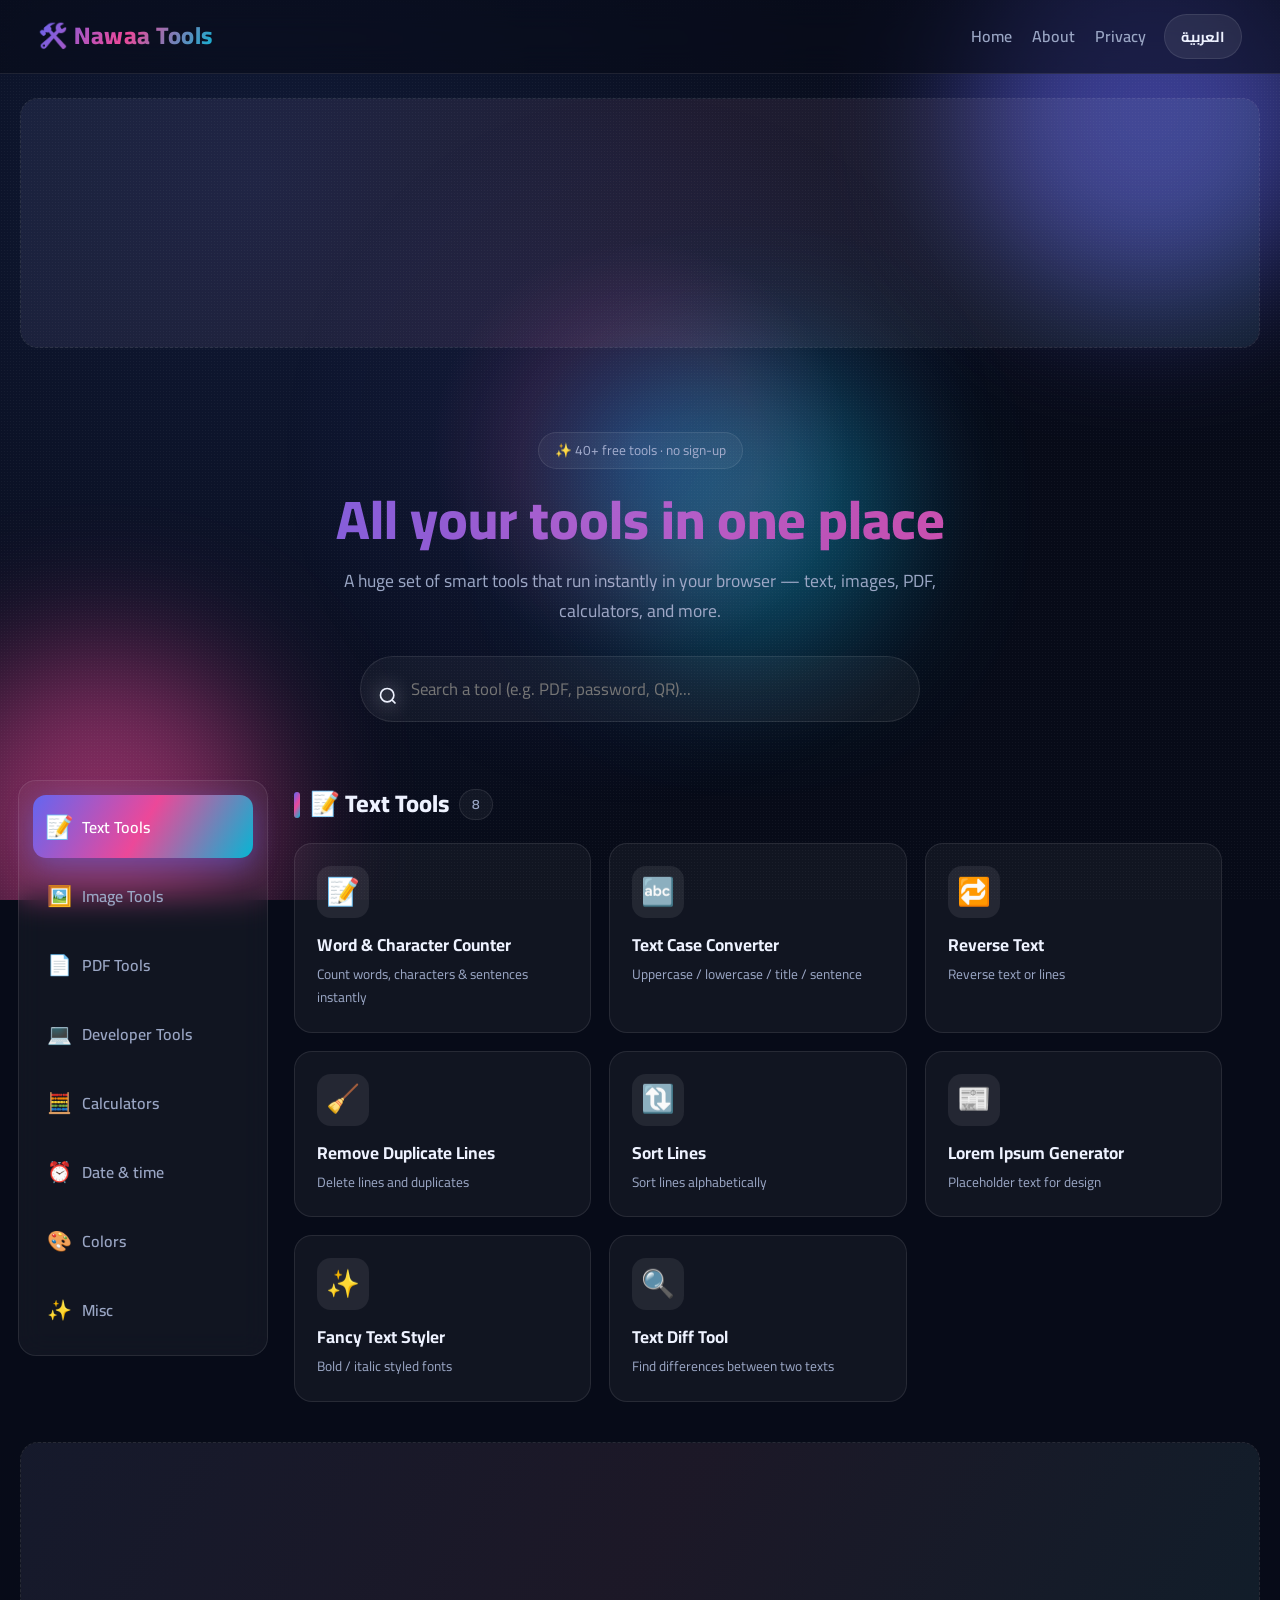
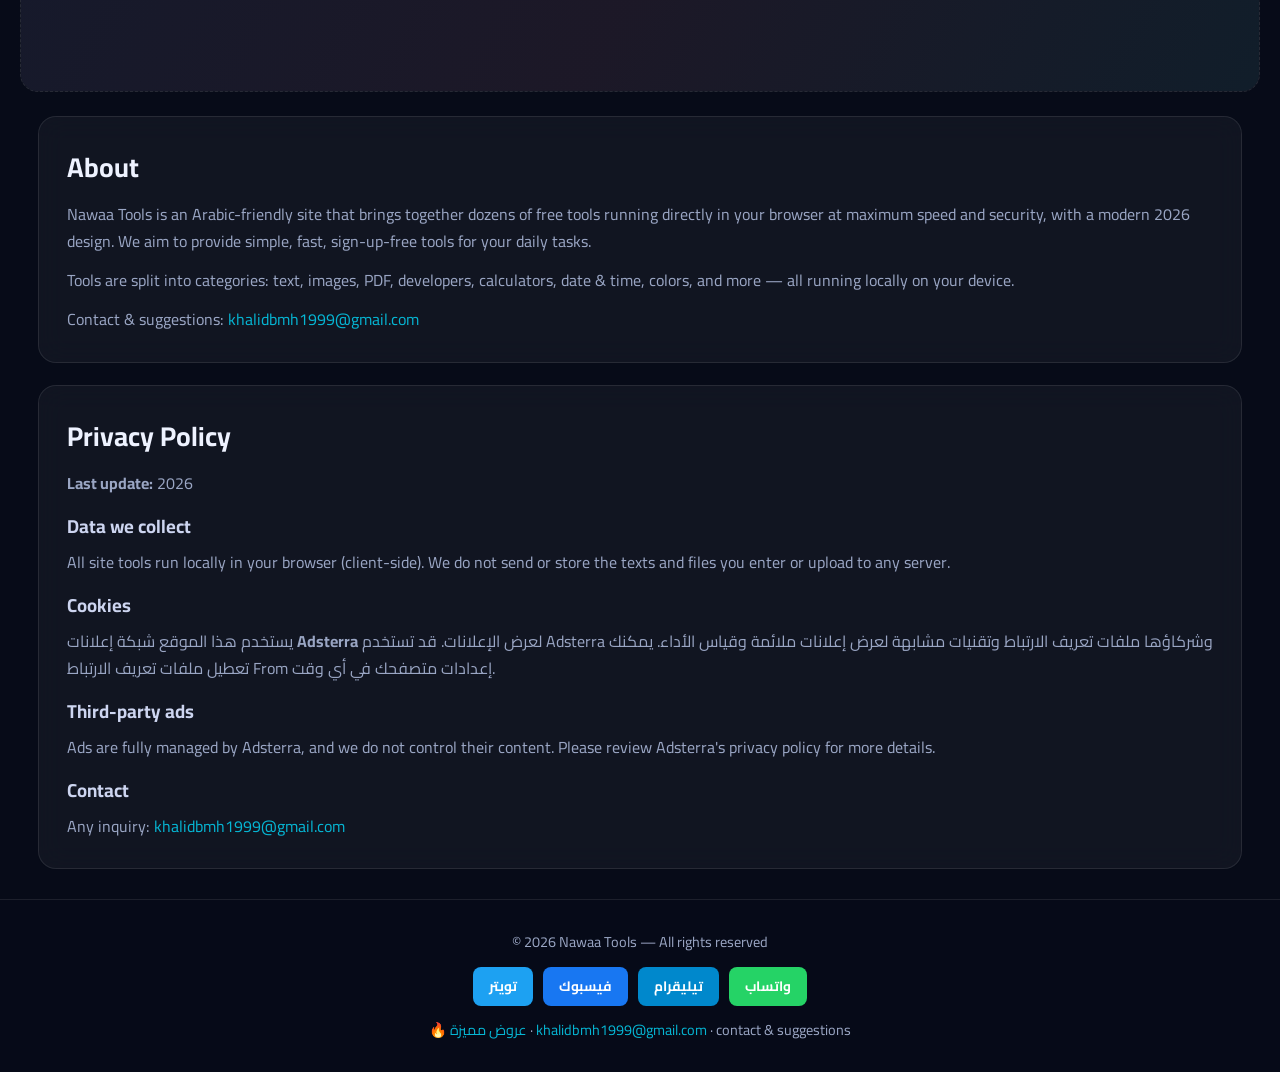
<file: index.html>
<!DOCTYPE html>
<html lang="en" dir="ltr">
<head>
<meta charset="UTF-8" />
<meta name="viewport" content="width=device-width, initial-scale=1.0" />
<title>Nawaa Tools — 40+ أدوات مجانية أونلاين | محرر نصوص، صور، PDF، حاسبة</title>
<meta name="description" content="نواة تولز: أكثر من 40 أداة مجانية تعمل مباشرة في المتصفح — عداد كلمات، ضغط صور، دمج PDF، Base64، حاسبة BMI، توليد QR وأكثر. بدون تسجيل وأمان تام." />
<meta name="keywords" content="أدوات مجانية, عداد كلمات, ضغط صورة, دمج PDF, Base64, حاسبة BMI, QR code, محرر نصوص, تحويل صيغ, توليد كلمة مرور, أدوات المطورين, نواة تولز" />
<meta name="author" content="Nawaa Tools" />
<meta name="robots" content="index, follow, max-snippet:-1, max-image-preview:large" />
<meta name="google-site-verification" content="-wVcZNWrsJ-HhTrphznFPZnin5_GZMc38w7JxrliQqo" />
<link rel="canonical" href="https://asaghost.github.io/Adsteraaa/" />
<meta property="og:title" content="Nawaa Tools — 40+ أدوات مجانية أونلاين" />
<meta property="og:description" content="أكثر من 40 أداة مجانية تعمل مباشرة في المتصفح — نصوص، صور، PDF، حاسبات، وأكثر. بدون تسجيل." />
<meta property="og:type" content="website" />
<link rel="icon" type="image/svg+xml" href="data:image/svg+xml,<svg xmlns='http://www.w3.org/2000/svg' viewBox='0 0 100 100'><text y='.9em' font-size='90'>🛠️</text></svg>">
<meta property="og:image" content="https://asaghost.github.io/Adsteraaa/og.png">
<meta property="og:url" content="https://asaghost.github.io/Adsteraaa/">
<meta property="og:locale" content="ar_AR" />
<meta property="og:site_name" content="Nawaa Tools" />
<meta name="twitter:card" content="summary_large_image">
<meta name="twitter:title" content="Nawaa Tools — 40+ أدوات مجانية">
<meta name="twitter:description" content="أكثر من 40 أداة مجانية تعمل مباشرة في المتصفح.">
<script type="application/ld+json">
{"@context":"https://schema.org","@type":"WebApplication","name":"Nawaa Tools","url":"https://asaghost.github.io/Adsteraaa/","description":"أكثر من 40 أداة مجانية أونلاين: نصوص، صور، PDF، حاسبات، أدوات مطورين","applicationCategory":"UtilitiesApplication","operatingSystem":"All","offers":{"@type":"Offer","price":"0","priceCurrency":"USD"},"inLanguage":"ar"}
</script>
<link rel="preconnect" href="https://fonts.googleapis.com">
<link rel="preconnect" href="https://fonts.gstatic.com" crossorigin>
<link href="https://fonts.googleapis.com/css2?family=Cairo:wght@400;600;700;800&family=Space+Grotesk:wght@500;700&display=swap" rel="stylesheet">
<style>
:root{
  --bg:#070b18; --bg2:rgba(255,255,255,.045); --bg3:rgba(255,255,255,.08);
  --text:#eef2ff; --muted:#9aa6c4;
  --g1:#6366f1; --g2:#ec4899; --g3:#06b6d4; --grad:linear-gradient(120deg,var(--g1),var(--g2),var(--g3));
  --border:rgba(255,255,255,.09); --radius:18px; --ok:#22c55e; --err:#fb7185;
}
*{box-sizing:border-box;margin:0;padding:0}
html{scroll-behavior:smooth}
body{font-family:"Cairo",system-ui,sans-serif;background:var(--bg);color:var(--text);line-height:1.7;overflow-x:hidden}
input,textarea,select,button{font-family:inherit}
a{color:var(--g3);text-decoration:none}

/* ===== خلفية متحركة ===== */
.bg{position:fixed;inset:0;z-index:-1;overflow:hidden;background:radial-gradient(circle at 20% 20%,#101935,#070b18 60%)}
.orb{position:absolute;border-radius:50%;filter:blur(70px);opacity:.55;animation:float 16s ease-in-out infinite}
.o1{width:380px;height:380px;background:var(--g1);top:-80px;right:-60px}
.o2{width:340px;height:340px;background:var(--g2);bottom:-90px;left:-70px;animation-delay:-5s}
.o3{width:300px;height:300px;background:var(--g3);top:40%;right:30%;animation-delay:-9s;opacity:.4}
@keyframes float{0%,100%{transform:translate(0,0) scale(1)}33%{transform:translate(40px,-30px) scale(1.1)}66%{transform:translate(-30px,40px) scale(.95)}}
.grain{position:fixed;inset:0;z-index:-1;pointer-events:none;opacity:.04;background-image:radial-gradient(#fff 1px,transparent 1px);background-size:3px 3px}

/* ===== توهج الماوس (Cursor Glow) ===== */
.cursor-glow{position:fixed;top:0;left:0;width:420px;height:420px;border-radius:50%;pointer-events:none;z-index:1;transform:translate(-50%,-50%);background:radial-gradient(circle, rgba(99,102,241,.18), rgba(236,72,153,.10) 40%, transparent 70%);opacity:0;transition:opacity .35s;mix-blend-mode:screen;will-change:transform}
@media (hover:hover){.cursor-glow{opacity:1}}
.spotlight{position:fixed;inset:0;pointer-events:none;z-index:0;background:radial-gradient(600px circle at var(--mx,50%) var(--my,50%), rgba(99,102,241,.10), transparent 60%);transition:background .12s linear}

.container{max-width:1240px;margin:0 auto;padding:0 18px}
.glass{background:var(--bg2);border:1px solid var(--border);backdrop-filter:blur(14px);-webkit-backdrop-filter:blur(14px);border-radius:var(--radius)}

/* ===== الهيدر ===== */
.site-header{position:sticky;top:0;z-index:200;background:rgba(7,11,24,.6);backdrop-filter:blur(16px);border-bottom:1px solid var(--border)}
.header-inner{display:flex;align-items:center;justify-content:space-between;padding:14px 18px}
.logo{font-size:1.5rem;font-weight:800;background:var(--grad);-webkit-background-clip:text;background-clip:text;color:transparent;letter-spacing:.5px}
.site-header nav a{color:var(--muted);margin-inline-start:20px;font-weight:600;position:relative;transition:.25s}
.site-header nav a::after{content:"";position:absolute;bottom:-6px;inset-inline-start:0;width:0;height:2px;background:var(--grad);transition:.25s}
.site-header nav a:hover{color:var(--text)}
.site-header nav a:hover::after{width:100%}
.lang-btn{margin-inline-start:18px;background:var(--bg3);border:1px solid var(--border);color:var(--text);padding:8px 16px;border-radius:30px;font-weight:700;font-size:.9rem;cursor:pointer;transition:.25s;white-space:nowrap}
.lang-btn:hover{background:var(--grad);color:#fff;border-color:transparent}

/* ===== الهيرو ===== */
.hero{text-align:center;padding:60px 0 30px;position:relative}
.hero .badge{display:inline-block;padding:6px 16px;border-radius:30px;border:1px solid var(--border);background:var(--bg2);color:var(--muted);font-size:.85rem;margin-bottom:18px;animation:fadeDown .8s both}
.hero h1{font-size:clamp(2rem,5vw,3.4rem);font-weight:800;line-height:1.2;background:linear-gradient(90deg,var(--g1),var(--g2),var(--g3),var(--g1));background-size:300% 100%;-webkit-background-clip:text;background-clip:text;color:transparent;animation:shine 7s linear infinite}
@keyframes shine{to{background-position:300% 0}}
.hero p{color:var(--muted);max-width:660px;margin:14px auto 0;font-size:1.1rem}
.search-wrap{margin:30px auto 0;max-width:560px;position:relative;animation:fadeUp .9s both .15s}
.search-wrap svg{position:absolute;top:50%;inset-inline-start:18px;transform:translateY(-50%);width:20px;height:20px;fill:var(--muted)}
#search{width:100%;padding:16px 50px;background:var(--bg2);border:1px solid var(--border);border-radius:40px;color:var(--text);font-size:1.05rem;backdrop-filter:blur(10px);transition:.3s}
#search:focus{outline:none;border-color:transparent;box-shadow:0 0 0 2px var(--g1),0 10px 40px rgba(99,102,241,.35)}
@keyframes fadeDown{from{opacity:0;transform:translateY(-14px)}to{opacity:1;transform:none}}
@keyframes fadeUp{from{opacity:0;transform:translateY(18px)}to{opacity:1;transform:none}}

/* ===== مساحات الإعلانات ===== */
.ad-slot{min-height:96px;margin:24px auto;display:flex;align-items:center;justify-content:center;background:var(--bg2);border:1px dashed var(--border);border-radius:var(--radius);position:relative;overflow:hidden}
.ad-slot::before{content:"";position:absolute;inset:0;background:var(--grad);opacity:.05}
.ad-label{color:var(--muted);font-size:.82rem;letter-spacing:2px;z-index:1}

/* ===== التخطيط ===== */
.layout{display:grid;grid-template-columns:250px 1fr;gap:26px;margin:14px 0 40px;align-items:start}
.sidebar{position:sticky;top:88px;padding:14px;display:flex;flex-direction:column;gap:6px}
.cat-btn{display:flex;align-items:center;gap:10px;width:100%;text-align:start;background:transparent;border:none;color:var(--muted);padding:13px 14px;border-radius:13px;cursor:pointer;font-size:1rem;font-weight:600;position:relative;transition:.3s cubic-bezier(.2,.8,.2,1)}
.cat-btn .emo{font-size:1.25rem;transition:transform .3s}
.cat-btn:hover{color:var(--text);background:var(--bg3);transform:translateX(-4px)}
[dir="ltr"] .cat-btn:hover{transform:translateX(4px)}
.cat-btn:hover .emo{transform:scale(1.2) rotate(-6deg)}
.cat-btn.active{color:#fff;background:var(--grad);box-shadow:0 8px 26px rgba(99,102,241,.45)}
.cat-btn.active .emo{transform:scale(1.15)}

.cat-title{font-size:1.5rem;font-weight:800;margin:4px 0 18px;display:flex;align-items:center;gap:10px}
.cat-title::before{content:"";width:6px;height:26px;border-radius:6px;background:var(--grad)}
.cat-count{font-size:.85rem;color:var(--muted);font-weight:600;background:var(--bg2);padding:3px 12px;border-radius:20px;border:1px solid var(--border)}

.tools-grid{display:grid;grid-template-columns:repeat(auto-fill,minmax(220px,1fr));gap:18px}
.tool-card{background:var(--bg2);border:1px solid var(--border);border-radius:var(--radius);padding:22px;cursor:pointer;position:relative;overflow:hidden;opacity:0;transform:translateY(18px);transition:opacity .5s,transform .5s,box-shadow .35s,border-color .35s}
.tool-card.in{opacity:1;transform:none}
.tool-card::before{content:"";position:absolute;inset:0;background:var(--grad);opacity:0;transition:.35s;z-index:0}
.tool-card>*{position:relative;z-index:1}
.tool-card:hover{transform:translateY(-6px);border-color:transparent;box-shadow:0 18px 50px rgba(99,102,241,.35)}
.tool-card:hover::before{opacity:.12}
.tool-icon{width:52px;height:52px;display:grid;place-items:center;font-size:1.7rem;border-radius:14px;background:var(--bg3);margin-bottom:12px;transition:.35s}
.tool-card:hover .tool-icon{background:var(--grad);transform:rotate(-8deg) scale(1.05)}
.tool-card h3{font-size:1.08rem;margin-bottom:4px;font-weight:700}
.tool-card p{color:var(--muted);font-size:.85rem}

/* ===== اللوحة/الأداة ===== */
.modal-bg{position:fixed;inset:0;background:rgba(4,7,16,.7);backdrop-filter:blur(8px);display:flex;align-items:flex-start;justify-content:center;z-index:300;padding:40px 14px;overflow:auto;opacity:0;visibility:hidden;transition:opacity .3s,visibility .3s}
.modal-bg.open{opacity:1;visibility:visible}
.modal{background:rgba(17,23,42,.96);border:1px solid var(--border);border-radius:22px;max-width:780px;width:100%;padding:28px;margin:auto;transform:translateY(26px) scale(.97);transition:transform .35s cubic-bezier(.2,.8,.2,1);box-shadow:0 30px 80px rgba(0,0,0,.6)}
.modal-bg.open .modal{transform:none}
.modal-head{display:flex;align-items:center;justify-content:space-between;margin-bottom:20px}
.modal-head h2{font-size:1.55rem;font-weight:800}
.close-btn{background:var(--bg3);border:none;color:var(--text);width:40px;height:40px;border-radius:12px;font-size:1.4rem;cursor:pointer;transition:.25s}
.close-btn:hover{background:var(--err);color:#fff;transform:rotate(90deg)}
.panel{background:var(--bg2);border:1px solid var(--border);border-radius:var(--radius);padding:22px}
label{display:block;margin-bottom:7px;font-weight:600;font-size:.95rem;color:#cdd5f0}
input[type=text],input[type=number],input[type=date],input[type=file],textarea,select{width:100%;padding:12px 14px;background:var(--bg);border:1px solid var(--border);border-radius:12px;color:var(--text);font-size:1rem;margin-bottom:14px;transition:.25s;direction:ltr;text-align:left}
[dir="rtl"] input[type=text],[dir="rtl"] input[type=number],[dir="rtl"] input[type=date],[dir="rtl"] input[type=file],[dir="rtl"] textarea,[dir="rtl"] select{direction:rtl;text-align:right}
textarea{min-height:150px;resize:vertical}
input:focus,textarea:focus,select:focus{outline:none;border-color:var(--g1);box-shadow:0 0 0 3px rgba(99,102,241,.25)}
.btn{background:var(--grad);color:#fff;border:none;padding:12px 22px;border-radius:12px;font-size:1rem;font-weight:700;cursor:pointer;margin:4px 6px 4px 0;transition:transform .15s,box-shadow .3s;box-shadow:0 8px 22px rgba(99,102,241,.3)}
.btn:hover{transform:translateY(-2px);box-shadow:0 12px 30px rgba(236,72,153,.4)}
.btn:active{transform:translateY(0) scale(.97)}
.btn-secondary{background:var(--bg3);color:var(--text);box-shadow:none}
.btn-secondary:hover{background:rgba(255,255,255,.14)}
.btn-sm{padding:8px 14px;font-size:.9rem;border-radius:10px}
.row{display:flex;gap:10px;flex-wrap:wrap;align-items:center}
.result{margin-top:16px;padding:15px;background:var(--bg);border:1px solid var(--border);border-radius:12px;word-break:break-word;white-space:pre-wrap;direction:inherit;text-align:start;font-size:.95rem}
.result.ltr{direction:ltr;text-align:left;font-family:"Space Grotesk",monospace}
.ok{color:var(--ok)} .err{color:var(--err)}
.stats{display:flex;gap:14px;flex-wrap:wrap}
.stat-box{flex:1;min-width:110px;background:var(--bg);border:1px solid var(--border);border-radius:12px;padding:16px;text-align:center;transition:.3s}
.stat-box:hover{border-color:var(--g1);transform:translateY(-3px)}
.stat-box .num{font-size:1.8rem;font-weight:800;background:var(--grad);-webkit-background-clip:text;background-clip:text;color:transparent;font-family:"Space Grotesk",sans-serif}
.stat-box .lbl{color:var(--muted);font-size:.85rem}
.checkbox-row{display:flex;align-items:center;gap:9px;margin-bottom:11px}
.checkbox-row input{width:auto;margin:0;accent-color:var(--g1);width:18px;height:18px}
canvas{max-width:100%;border:1px solid var(--border);border-radius:10px;background:#fff;display:block;margin:8px 0}
.img-preview{max-width:100%;border-radius:10px;margin-top:10px}
.thumb{display:inline-block;margin:6px;border:1px solid var(--border);border-radius:10px;padding:5px;background:#fff;vertical-align:top}
.site-footer{border-top:1px solid var(--border);margin-top:30px;padding:30px 0;text-align:center;color:var(--muted);font-size:.9rem;background:rgba(7,11,24,.5)}
.hidden{display:none!important}
.toast{position:fixed;bottom:24px;left:50%;transform:translateX(-50%) translateY(20px);background:var(--grad);color:#fff;padding:12px 24px;border-radius:30px;font-weight:700;z-index:500;opacity:0;transition:.35s;box-shadow:0 10px 30px rgba(99,102,241,.5)}
.toast.show{opacity:1;transform:translateX(-50%) translateY(0)}

@media(max-width:860px){
  .layout{grid-template-columns:1fr}
  .sidebar{position:static;flex-direction:row;flex-wrap:wrap;overflow-x:auto}
  .cat-btn{width:auto;margin:0;white-space:nowrap}
  .cat-btn:hover{transform:none}
  .hero h1{font-size:1.9rem}
}
</style>
<!-- Google Analytics -->
<script async src="https://www.googletagmanager.com/gtag/js?id=G-RK89DZ239C"></script>
<script>window.dataLayer=window.dataLayer||[];function gtag(){dataLayer.push(arguments);}gtag('js',new Date());gtag('config','G-RK89DZ239C');</script>
<!-- مكتبات CDN تُحمَّل عند الحاجة فقط (كسول) لتسريع فتح الصفحة -->
<script src="https://pl30492125.effectivecpmnetwork.com/18/04/00/1804006fee77b6dc98ab3951214441a4.js"></script>
</head>
<body>
<div class="bg"><span class="orb o1"></span><span class="orb o2"></span><span class="orb o3"></span></div>
<div class="grain"></div>
<div class="spotlight" id="spotlight"></div>
<div class="cursor-glow" id="cursorGlow"></div>

<header class="site-header">
  <div class="container header-inner">
    <a href="#top" class="logo" data-noi18n>🛠️ Nawaa Tools</a>
    <nav><a href="#top">الرئيسية</a><a href="#about">من نحن</a><a href="#privacy">خصوصية</a><button id="langBtn" class="lang-btn" onclick="toggleLang()">العربية</button></nav>
  </div>
</header>

<div class="ad-slot container" style="min-height:250px">
<script async="async" data-cfasync="false" src="https://pl30492126.effectivecpmnetwork.com/dd1263faeacda34c2ce98a960f550b14/invoke.js"></script>
<div id="container-dd1263faeacda34c2ce98a960f550b14"></div>
</div>

<section class="hero container" id="top">
  <span class="badge">✨ أكثر من 40 أداة مجانية · بدون تسجيل</span>
  <h1>أدواتك كلها في مكان واحد</h1>
  <p>مجموعة ضخمة من الأدوات الذكية تعمل فوراً في متصفحك — نصوص، صور، PDF، حسابات، والمزيد.</p>
  <div class="search-wrap">
    <svg viewBox="0 0 24 24"><path d="M21 21l-4.3-4.3M11 19a8 8 0 110-16 8 8 0 010 16z" fill="none" stroke="currentColor" stroke-width="2"/></svg>
    <input id="search" type="text" placeholder="ابحث عن أداة (مثال: PDF، كلمة مرور، QR)..." oninput="filterTools(this.value)" />
  </div>
</section>

<div class="container layout">
  <aside class="sidebar glass" id="sidebar"></aside>
  <main>
    <h2 class="cat-title" id="catTitle"></h2>
    <div class="tools-grid" id="grid"></div>
  </main>
</div>

<div class="ad-slot container" style="min-height:250px">
<script async="async" data-cfasync="false" src="https://pl30492126.effectivecpmnetwork.com/dd1263faeacda34c2ce98a960f550b14/invoke.js"></script>
<div id="container-dd1263faeacda34c2ce98a960f550b14"></div>
</div>

<div class="container" id="about">
  <div class="glass" style="padding:28px">
    <h2 style="font-size:1.7rem;margin-bottom:10px">من نحن</h2>
    <p style="color:var(--muted);margin-bottom:12px">نواة تولز موقع عربي يجمع عشرات الأدوات المجانية التي تعمل مباشرة داخل متصفحك بأقصى سرعة وأمان، بتصميم عصري لعام 2026. نهدف إلى توفير أدوات بسيطة، سريعة، وبدون تسجيل لإنجاز مهامك اليومية.</p>
    <p style="color:var(--muted);margin-bottom:12px">الأدوات مقسّمة لفئات: النصوص، الصور، PDF، المطورين، الحسابات، التاريخ والوقت، الألوان، والمزيد — وكلها تعمل محلياً على جهازك.</p>
    <p style="color:var(--muted)">للتواصل والاقتراحات: <a href="mailto:khalidbmh1999@gmail.com">khalidbmh1999@gmail.com</a></p>
  </div>
</div>
<div class="container" id="privacy" style="margin:22px auto">
  <div class="glass" style="padding:28px">
    <h2 style="font-size:1.7rem;margin-bottom:10px">سياسة الخصوصية</h2>
    <p style="color:var(--muted);margin-bottom:12px"><b>آخر تحديث:</b> 2026</p>
    <h3 style="margin:14px 0 6px;color:#cdd5f0">البيانات التي نجمعها</h3>
    <p style="color:var(--muted);margin-bottom:12px">جميع أدوات الموقع تعمل محلياً في متصفحك (Client-side) ولا نقوم بإرسال أو تخزين النصوص والملفات التي تدخلها أو ترفعها إلى أي خادم.</p>
    <h3 style="margin:14px 0 6px;color:#cdd5f0">ملفات تعريف الارتباط (Cookies)</h3>
    <p style="color:var(--muted);margin-bottom:12px">يستخدم هذا الموقع شبكة إعلانات <b>Adsterra</b> لعرض الإعلانات. قد تستخدم Adsterra وشركاؤها ملفات تعريف الارتباط وتقنيات مشابهة لعرض إعلانات ملائمة وقياس الأداء. يمكنك تعطيل ملفات تعريف الارتباط من إعدادات متصفحك في أي وقت.</p>
    <h3 style="margin:14px 0 6px;color:#cdd5f0">الإعلانات الخارجية</h3>
    <p style="color:var(--muted);margin-bottom:12px">الإعلانات تُدار بالكامل من قِبل Adsterra، ونحن لا نتحكم في محتواها. يرجى مراجعة سياسة الخصوصية الخاصة بـ Adsterra لمزيد من التفاصيل.</p>
    <h3 style="margin:14px 0 6px;color:#cdd5f0">التواصل</h3>
    <p style="color:var(--muted)">أي استفسار: <a href="mailto:khalidbmh1999@gmail.com">khalidbmh1999@gmail.com</a></p>
  </div>
</div>

<footer class="site-footer"><div class="container"><p>© <span id="year"></span> نواة تولز — جميع الحقوق محفوظة</p><div style="margin:12px 0;display:flex;justify-content:center;gap:10px;flex-wrap:wrap"><a href="https://twitter.com/intent/tweet?text=نواة+تولز+-+أكثر+من+40+أداة+مجانية+أونلاين&url=https://asaghost.github.io/Adsteraaa/" target="_blank" rel="noopener" style="background:#1da1f2;color:#fff;padding:8px 16px;border-radius:8px;font-weight:700;font-size:.85rem;text-decoration:none">تويتر</a><a href="https://www.facebook.com/sharer/sharer.php?u=https://asaghost.github.io/Adsteraaa/" target="_blank" rel="noopener" style="background:#1877f2;color:#fff;padding:8px 16px;border-radius:8px;font-weight:700;font-size:.85rem;text-decoration:none">فيسبوك</a><a href="https://t.me/share/url?url=https://asaghost.github.io/Adsteraaa/&text=نواة+تولز+-+أكثر+من+40+أداة+مجانية" target="_blank" rel="noopener" style="background:#0088cc;color:#fff;padding:8px 16px;border-radius:8px;font-weight:700;font-size:.85rem;text-decoration:none">تيليقرام</a><a href="https://wa.me/?text=نواة+تولز+-+أكثر+من+40+أداة+مجانية+أونلاين%0Ahttps://asaghost.github.io/Adsteraaa/" target="_blank" rel="noopener" style="background:#25d366;color:#fff;padding:8px 16px;border-radius:8px;font-weight:700;font-size:.85rem;text-decoration:none">واتساب</a></div><p><a href="https://www.effectivecpmnetwork.com/a7wgfw2ayw?key=cd849d7e1dd0b3f11a625cd8a75dd226" target="_blank" rel="noopener sponsored">🔥 عروض مميزة</a> · <a href="mailto:khalidbmh1999@gmail.com">khalidbmh1999@gmail.com</a> · للتواصل والاقتراحات</p></div></footer>

<div class="modal-bg" id="modalBg">
  <div class="modal" id="modal">
    <div class="modal-head"><h2 id="modalTitle"></h2><button class="close-btn" onclick="closeModal()">×</button></div>
    <div id="modalBody"></div>
  </div>
</div>
<div class="toast" id="toast"></div>

<script src="https://pl30492127.effectivecpmnetwork.com/cc/50/83/cc50838d9e792632eb7ac5d7ffb40ad7.js"></script>

<script>
const $=(s,r=document)=>r.querySelector(s);
const $$=(s,r=document)=>[...r.querySelectorAll(s)];
function toast(m){const t=$("#toast");t.textContent=m;t.classList.add("show");setTimeout(()=>t.classList.remove("show"),1800);}
function copyText(txt){
  return new Promise(res=>{
    if(navigator.clipboard && window.isSecureContext){
      navigator.clipboard.writeText(txt).then(()=>res()).catch(()=>res(fallbackCopy(txt)));
    } else res(fallbackCopy(txt));
  });
}
function fallbackCopy(txt){
  try{
    const ta=document.createElement("textarea");
    ta.value=txt;ta.style.position="fixed";ta.style.top="-1000px";ta.style.opacity="0";
    document.body.appendChild(ta);ta.focus();ta.select();
    const ok=document.execCommand("copy");document.body.removeChild(ta);
    return ok;
  }catch(e){return false;}
}
function download(blob,name){const a=document.createElement("a");a.href=URL.createObjectURL(blob);a.download=name;a.click();setTimeout(()=>URL.revokeObjectURL(a.href),2000);}
function readFile(f){return new Promise((res,rej)=>{const r=new FileReader();r.onload=()=>res(r.result);r.onerror=rej;r.readAsArrayBuffer(f);});}
const T={};

/* ===================== تعريف الأدوات ===================== */
const CATS=[
  {id:"text",name:"أدوات النصوص",emo:"📝"},
  {id:"image",name:"أدوات الصور",emo:"🖼️"},
  {id:"pdf",name:"أدوات PDF",emo:"📄"},
  {id:"dev",name:"أدوات المطورين",emo:"💻"},
  {id:"calc",name:"الحسابات",emo:"🧮"},
  {id:"datetime",name:"التاريخ والوقت",emo:"⏰"},
  {id:"color",name:"الألوان",emo:"🎨"},
  {id:"misc",name:"متنوع",emo:"✨"},
];
const TOOLS={};

TOOLS.wordcounter={cat:"text",icon:"📝",title:"عداد الكلمات والحروف",desc:"احسب الكلمات والحروف والجمل فوراً",html:`
  <div class="panel"><textarea id="t" placeholder="اكتب أو الصق النص..." oninput="T.wordcounter.run()"></textarea>
  <div class="stats">
    <div class="stat-box"><div class="num" id="w">0</div><div class="lbl">كلمة</div></div>
    <div class="stat-box"><div class="num" id="c">0</div><div class="lbl">حرف</div></div>
    <div class="stat-box"><div class="num" id="cs">0</div><div class="lbl">بدون مسافات</div></div>
    <div class="stat-box"><div class="num" id="s">0</div><div class="lbl">جملة</div></div>
  </div></div>`,init(r){T.wordcounter.run=()=>{const t=$("#t",r).value;const w=t.trim()?t.trim().split(/\s+/).length:0;$("#w",r).textContent=w;$("#c",r).textContent=t.length;$("#cs",r).textContent=t.replace(/\s/g,"").length;$("#s",r).textContent=(t.match(/[.!?؟۔]+/g)||[]).length;};T.wordcounter.run();}};

TOOLS.caseconv={cat:"text",icon:"🔤",title:"محول حالة النص",desc:"كبيرة/صغيرة/عنوان/جملة",html:`
  <div class="panel"><textarea id="t" placeholder="النص..."></textarea>
  <div class="row"><button class="btn" onclick="T.caseconv.do('upper')">UPPER</button><button class="btn" onclick="T.caseconv.do('lower')">lower</button><button class="btn" onclick="T.caseconv.do('title')">Title</button><button class="btn" onclick="T.caseconv.do('sentence')">Sentence</button><button class="btn btn-secondary" onclick="T.caseconv.copy()">نسخ</button></div></div>`,init(r){T.caseconv.copy=()=>{copyText($("#t",r).value).then(()=>toast("تم النسخ"));};T.caseconv.do=m=>{const e=$("#t",r);let v=e.value;if(m=="upper")v=v.toUpperCase();else if(m=="lower")v=v.toLowerCase();else if(m=="title")v=v.toLowerCase().replace(/\b\w/g,c=>c.toUpperCase());else if(m=="sentence")v=v.toLowerCase().replace(/(^\s*\w|[.!?]\s*\w)/g,c=>c.toUpperCase());e.value=v;};}};

TOOLS.reverse={cat:"text",icon:"🔁",title:"عكس النص",desc:"اعكس النص أو الأسطر",html:`
  <div class="panel"><textarea id="t" placeholder="النص..."></textarea>
  <div class="row"><button class="btn" onclick="T.reverse.do('chars')">عكس الأحرف</button><button class="btn" onclick="T.reverse.do('lines')">عكس الأسطر</button><button class="btn btn-secondary" onclick="T.reverse.copy()">نسخ</button></div>
  <div class="result" id="o"></div></div>`,init(r){T.reverse.copy=()=>{copyText($("#o",r).textContent).then(()=>toast("تم النسخ"));};T.reverse.do=m=>{const t=$("#t",r).value;let o;if(m=="chars")o=[...t].reverse().join("");else o=t.split("\n").reverse().join("\n");$("#o",r).textContent=o;};}};

TOOLS.dup={cat:"text",icon:"🧹",title:"إزالة الأسطر المكررة",desc:"احذف الأسطر والتكرار",html:`
  <div class="panel"><textarea id="t" placeholder="كل سطر..."></textarea>
  <div class="row"><button class="btn" onclick="T.dup.go('unique')">إزالة المكرر</button><button class="btn" onclick="T.dup.go('empty')">إزالة الفارغ</button><button class="btn btn-secondary" onclick="T.dup.copy()">نسخ</button></div>
  <div class="result" id="o"></div></div>`,init(r){T.dup.copy=()=>{copyText($("#o",r).textContent).then(()=>toast("تم النسخ"));};T.dup.go=m=>{let lines=$("#t",r).value.split("\n");if(m=="unique")lines=[...new Set(lines)];else lines=lines.filter(l=>l.trim()!=="");$("#o",r).textContent=lines.join("\n");};}};

TOOLS.sort={cat:"text",icon:"🔃",title:"فرز الأسطر",desc:"رتّب الأسطر أبجدياً",html:`
  <div class="panel"><textarea id="t" placeholder="كل سطر..."></textarea>
  <div class="row"><button class="btn" onclick="T.sort.go(1)">تصاعدي</button><button class="btn" onclick="T.sort.go(-1)">تنازلي</button><button class="btn btn-secondary" onclick="T.sort.copy()">نسخ</button></div>
  <div class="result" id="o"></div></div>`,init(r){T.sort.copy=()=>{copyText($("#o",r).textContent).then(()=>toast("تم النسخ"));};T.sort.go=d=>{const l=$("#t",r).value.split("\n").sort((a,b)=>d*a.localeCompare(b,"ar"));$("#o",r).textContent=l.join("\n");};}};

TOOLS.lorem={cat:"text",icon:"📰",title:"مولد نص Lorem Ipsum",desc:"نص تجريبي للتصميم",html:`
  <div class="panel"><label>عدد الفقرات</label><input type="number" id="n" value="3" min="1" max="50">
  <button class="btn" onclick="T.lorem.go()">توليد</button>
  <div class="result" id="o"></div></div>`,init(r){const w="lorem ipsum dolor sit amet consectetur adipiscing elit sed do eiusmod tempor incididunt ut labore et dolore magna aliqua enim ad minim veniam quis nostrud exercitation ullamco laboris nisi aliquip ex ea commodo".split(" ");T.lorem.go=()=>{const n=+$("#n",r).value||3;let out="";for(let p=0;p<n;p++){let s="";for(let i=0;i<40;i++)s+=w[Math.floor(Math.random()*w.length)]+" ";out+=(p?"\n\n":"")+s.trim();}$("#o",r).textContent=out;};}};



TOOLS.fancytext={cat:"text",icon:"✨",title:"تنسيق النص الجمالي",desc:"خط عريض/مائل بالرموز",html:`
  <div class="panel"><textarea id="t" placeholder="اكتب النص..." oninput="T.fancytext.go()"></textarea>
  <div class="result" id="o"></div></div>`,init(r){const M={"عادي":"","عريض":"𝗔𝗕𝗖𝗗𝗘𝗙𝗚𝗛𝗜𝗝𝗞𝗟𝗠𝗡𝗢𝗣𝗤𝗥𝗦𝗧𝗨𝗩𝗪𝗫𝗬𝗭","مائل":"𝘈𝘉𝘊𝘋𝘌𝘍𝘎𝘏𝘐𝘑𝘒𝘓𝘔𝘕𝘖𝘗𝘘𝘙𝘚𝘛𝘝𝘞𝘟𝘠𝘡","عريض مائل":"𝘼𝘽𝘾𝘿𝙀𝙁𝙂𝙃𝙄𝙅ᴷ𝙇𝙈𝙉𝙊𝙋𝙌𝙍𝙎𝙏𝙅𝙑𝙒𝙓𝙔𝙃","مفرغ":"𝔸𝔹ℂ𝔻𝔼𝔽𝔾ℍ𝕀𝕁𝕂𝕃𝕄ℕ𝕆ℙℚℝ𝕊𝕋𝕌𝕍𝕎𝕏𝕐ℤ","مفرغ صغير":"ⓐⓑⓒⓓⓔⓕⓖⓗⓘⓙⓚⓛⓜⓝⓞⓟⓠⓡⓢⓣⓤⓥⓧⓨⓩ","مربوط":"ⒶⒷⒸⒹⒺⒻⒼⒽⒾⒿⓀⓁⓂⓃⓄⓅⓆⓇⓈⓉⓊⓋⓌⓍⓎⓏ","نقطي":"𝘼𝘽𝘾𝘿𝙀𝙁𝙂𝙃𝙄𝙅𝙆𝙇𝙈𝙉𝙊𝙋𝙌𝙍𝙎𝙏𝙅𝙑𝙒𝙓𝙔𝙃","قمري":"☽☾","مطلي":"̾","مشع":"҉"};
  T.fancytext.go=()=>{const t=$("#t",r).value;let o="";for(const[k,v]of Object.entries(M)){if(k==="عادي")continue;let s="";for(const c of t){const i=c.charCodeAt(0);if(i>=65&&i<=90)s+=v[i-65]||c;else if(i>=97&&i<=122)s+=v[i-97]||c;else s+=c;}o+=k+": "+s+"\n";}$("#o",r).textContent=o;};T.fancytext.go();}};

TOOLS.diff={cat:"text",icon:"🔍",title:"مقارنة نصين (Diff)",desc:"أوجد الفروق بين نصين",html:`
  <div class="panel"><label>النص الأول</label><textarea id="a" placeholder="الأول..."></textarea>
  <label>النص الثاني</label><textarea id="b" placeholder="الثاني..."></textarea>
  <button class="btn" onclick="T.diff.go()">مقارنة</button>
  <div class="result ltr" id="o"></div></div>`,init(r){T.diff.go=()=>{const A=$("#a",r).value.split("\n"),B=$("#b",r).value.split("\n");let o="";for(let i=0;i<Math.max(A.length,B.length);i++){if(A[i]===B[i])o+="  "+(A[i]||"")+"\n";else{if(A[i]!==undefined)o+="- "+A[i]+"\n";if(B[i]!==undefined)o+="+ "+B[i]+"\n";}}$("#o",r).textContent=o;};}};

/* ---------- الصور ---------- */
TOOLS.resize={cat:"image",icon:"📐",title:"تغيير حجم الصورة",desc:"تكبير/تصغير بأبعاد مخصصة",html:`
  <div class="panel"><input type="file" id="f" accept="image/*" onchange="T.resize.load()">
  <div class="row"><label style="margin:0">العرض</label><input type="number" id="w" style="width:110px" placeholder="auto"><label style="margin:0">الارتفاع</label><input type="number" id="h" style="width:110px" placeholder="auto"></div>
  <div class="row"><label style="margin:0">النوع</label><select id="fmt" style="width:140px"><option value="image/jpeg">JPG</option><option value="image/png">PNG</option><option value="image/webp">WEBP</option></select>
  <button class="btn" onclick="T.resize.go()">تطبيق وتحميل</button></div>
  <div id="prev"></div></div>`,init(r){let img;T.resize.load=()=>{const f=$("#f",r).files[0];if(!f)return;const fr=new FileReader();fr.onload=e=>{img=new Image();img.onload=()=>toast(img.width+"×"+img.height);img.src=e.target.result;};fr.readAsDataURL(f);};
  T.resize.go=()=>{if(!img)return toast("اختر صورة");const iw=img.width,ih=img.height;let w=+$("#w",r).value||iw,h=+$("#h",r).value||ih;if(!+$("#w",r).value&&+$("#h",r).value)w=Math.round(iw*h/ih);if(+$("#w",r).value&&!+$("#h",r).value)h=Math.round(ih*w/iw);const c=document.createElement("canvas");c.width=w;c.height=h;c.getContext("2d").drawImage(img,0,0,w,h);c.toBlob(b=>download(b,"resized.png"),$("#fmt",r).value);};}};

TOOLS.compress={cat:"image",icon:"🗜️",title:"ضغط الصورة",desc:"قلل حجم الصورة",html:`
  <div class="panel"><input type="file" id="f" accept="image/*" onchange="T.compress.load()">
  <label>الجودة: <span id="ql">80</span>%</label><input type="range" id="q" min="10" max="100" value="80" oninput="$('#ql').textContent=this.value">
  <button class="btn" onclick="T.compress.go()">ضغط وتحميل</button>
  <div class="row" id="info"></div></div>`,init(r){let img,orig;T.compress.load=()=>{const f=$("#f",r).files[0];if(!f)return;orig=f.size;$("#info",r).textContent="الحجم الأصلي: "+(orig/1024).toFixed(1)+" KB";const fr=new FileReader();fr.onload=e=>{img=new Image();img.src=e.target.result;};fr.readAsDataURL(f);};
  T.compress.go=()=>{if(!img)return toast("اختر صورة");const c=document.createElement("canvas");c.width=img.width;c.height=img.height;c.getContext("2d").drawImage(img,0,0);const q=+$("#q",r).value/100;c.toBlob(b=>{download(b,"compressed.jpg");$("#info",r).innerHTML+=" → بعد الضغط: "+(b.size/1024).toFixed(1)+" KB";},"image/jpeg",q);};}};

TOOLS.convertimg={cat:"image",icon:"🔄",title:"تحويل صيغة الصورة",desc:"JPG/PNG/WEBP",html:`
  <div class="panel"><input type="file" id="f" accept="image/*">
  <label>إلى الصيغة</label><select id="fmt"><option value="image/png">PNG</option><option value="image/jpeg">JPG</option><option value="image/webp">WEBP</option></select>
  <button class="btn" onclick="T.convertimg.go()">تحويل وتحميل</button></div>`,init(r){T.convertimg.go=()=>{const f=$("#f",r).files[0];if(!f)return toast("اختر صورة");const fr=new FileReader();fr.onload=e=>{const img=new Image();img.onload=()=>{const c=document.createElement("canvas");c.width=img.width;c.height=img.height;c.getContext("2d").drawImage(img,0,0);c.toBlob(b=>download(b,"converted."+$("#fmt",r).value.split("/")[1]),$("#fmt",r).value);};img.src=e.target.result;};fr.readAsDataURL(f);};}};

TOOLS.watermark={cat:"image",icon:"🏷️",title:"إضافة علامة مائية",desc:"اكتب نصاً على الصورة",html:`
  <div class="panel"><input type="file" id="f" accept="image/*">
  <label>النص</label><input type="text" id="txt" value="نواة تولز">
  <div class="row"><label style="margin:0">الحجم</label><input type="number" id="fs" value="40" style="width:90px"><label style="margin:0">الشفافية</label><input type="number" id="op" value="40" min="0" max="100" style="width:90px"></div>
  <button class="btn" onclick="T.watermark.go()">إضافة وتحميل</button></div>`,init(r){T.watermark.go=()=>{const f=$("#f",r).files[0];if(!f)return toast("اختر صورة");const fr=new FileReader();fr.onload=e=>{const img=new Image();img.onload=()=>{const c=document.createElement("canvas");c.width=img.width;c.height=img.height;const x=c.getContext("2d");x.drawImage(img,0,0);x.globalAlpha=+$("#op",r).value/100;x.fillStyle="#fff";x.font="bold "+ (+$("#fs",r).value) +"px sans-serif";x.strokeStyle="#000";x.lineWidth=2;const t=$("#txt",r).value;x.strokeText(t,20,img.height-20);x.fillText(t,20,img.height-20);c.toBlob(b=>download(b,"watermarked.png"));};img.src=e.target.result;};fr.readAsDataURL(f);};}};

TOOLS.flip={cat:"image",icon:"↩️",title:"تدوير/قلب الصورة",desc:"تدوير 90° أو قلب",html:`
  <div class="panel"><input type="file" id="f" accept="image/*">
  <div class="row"><button class="btn" onclick="T.flip.go(90)">تدوير ←</button><button class="btn" onclick="T.flip.go(-90)">تدوير →</button><button class="btn" onclick="T.flip.go('h')">قلب أفقي</button><button class="btn" onclick="T.flip.go('v')">قلب رأسي</button><button class="btn btn-secondary" onclick="T.flip.dl()">تحميل</button></div>
  <div id="prev"></div></div>`,init(r){let c;T.flip.dl=()=>{if(!c)return;c.toBlob(b=>download(b,"flipped.png"));};T.flip.go=a=>{const f=$("#f",r).files[0];if(!f)return toast("اختر صورة");const fr=new FileReader();fr.onload=e=>{const img=new Image();img.onload=()=>{c=document.createElement("canvas");let w=img.width,h=img.height;if(a==90||a==-90){c.width=h;c.height=w;}else{c.width=w;c.height=h;}const x=c.getContext("2d");if(a==90){x.translate(h,0);x.rotate(Math.PI/2);}else if(a==-90){x.translate(0,w);x.rotate(-Math.PI/2);}else if(a=="h"){x.translate(w,0);x.scale(-1,1);}else if(a=="v"){x.translate(0,h);x.scale(1,-1);}x.drawImage(img,0,0);$("#prev",r).innerHTML="";$("#prev",r).appendChild(c);};img.src=e.target.result;};fr.readAsDataURL(f);};}};

/* ---------- PDF ---------- */
TOOLS.mergepdf={cat:"pdf",icon:"📚",title:"دمج ملفات PDF",desc:"اجمع عدة ملفات في واحد",html:`
  <div class="panel"><input type="file" id="f" accept="application/pdf" multiple>
  <button class="btn" onclick="T.mergepdf.go()">دمج وتحميل</button>
  <div class="result" id="o"></div></div>`,init(r){T.mergepdf.go=async()=>{const files=$$("#f",r)[0].files;if(files.length<2)return toast("اختر ملفين على الأقل");const {PDFDocument}=PDFLib;const out=await PDFDocument.create();for(const f of files){const bytes=await readFile(f);const pdf=await PDFDocument.load(bytes);const pages=await out.copyPages(pdf,pdf.getPageIndices());pages.forEach(p=>out.addPage(p));}$("#o",r).textContent="تم دمج "+files.length+" ملفات";const b=await out.save();download(new Blob([b],{type:"application/pdf"}),"merged.pdf");};}};

TOOLS.splitpdf={cat:"pdf",icon:"✂️",title:"تقسيم PDF (نطاق صفحات)",desc:"استخرج صفحات محددة",html:`
  <div class="panel"><input type="file" id="f" accept="application/pdf">
  <label>من صفحة — إلى صفحة (اترك فارغاً للكل)</label>
  <div class="row"><input type="number" id="s" placeholder="من" style="width:100px"><input type="number" id="e" placeholder="إلى" style="width:100px"></div>
  <button class="btn" onclick="T.splitpdf.go()">استخراج وتحميل</button>
  <div class="result" id="o"></div></div>`,init(r){T.splitpdf.go=async()=>{const f=$("#f",r).files[0];if(!f)return toast("اختر ملف");const bytes=await readFile(f);const {PDFDocument}=PDFLib;const src=await PDFDocument.load(bytes);const n=src.getPageCount();let s=+$("#s",r).value||1,e=+$("#e",r).value||n;const out=await PDFDocument.create();const pages=await out.copyPages(src,Array.from({length:e-s+1},(_,i)=>s-1+i));pages.forEach(p=>out.addPage(p));$("#o",r).textContent="تم استخراج "+ (e-s+1) +" صفحة من أصل "+n;const b=await out.save();download(new Blob([b],{type:"application/pdf"}),"extracted.pdf");};}};

TOOLS.imgtopdf={cat:"pdf",icon:"🖼️",title:"صور إلى PDF",desc:"حوّل صورك إلى ملف PDF",html:`
  <div class="panel"><input type="file" id="f" accept="image/*" multiple>
  <button class="btn" onclick="T.imgtopdf.go()">إنشاء PDF</button>
  <div class="result" id="o"></div></div>`,init(r){T.imgtopdf.go=async()=>{const files=$$("#f",r)[0].files;if(!files.length)return toast("اختر صور");const {PDFDocument}=PDFLib;const out=await PDFDocument.create();for(const f of files){const dataUrl=await new Promise(res=>{const fr=new FileReader();fr.onload=()=>res(fr.result);fr.readAsDataURL(f);});let img;try{img=await out.embedPng(dataUrl);}catch(e){img=await out.embedJpg(dataUrl);}const p=out.addPage([img.width,img.height]);p.drawImage(img,{x:0,y:0,width:img.width,height:img.height});}$("#o",r).textContent="تم تحويل "+files.length+" صورة";const b=await out.save();download(new Blob([b],{type:"application/pdf"}),"images.pdf");};}};

TOOLS.rotatepdf={cat:"pdf",icon:"🔄",title:"تدوير صفحات PDF",desc:"تدوير كل الصفحات 90°",html:`
  <div class="panel"><input type="file" id="f" accept="application/pdf">
  <div class="row"><button class="btn" onclick="T.rotatepdf.go(90)">تدوير ←</button><button class="btn" onclick="T.rotatepdf.go(-90)">تدوير →</button></div>
  <div class="result" id="o"></div></div>`,init(r){T.rotatepdf.go=async(a)=>{const f=$("#f",r).files[0];if(!f)return toast("اختر ملف");const bytes=await readFile(f);const {PDFDocument}=PDFLib;const pdf=await PDFDocument.load(bytes);pdf.getPages().forEach(p=>{const rot=(p.getRotation().angle+a+360)%360;p.setRotation(PDFLib.degrees(rot));});const b=await pdf.save();download(new Blob([b],{type:"application/pdf"}),"rotated.pdf");$("#o",r).textContent="تم التدوير";};}};

TOOLS.pdfinfo={cat:"pdf",icon:"ℹ️",title:"معلومات ملف PDF",desc:"عدد الصفحات وحجم الملف",html:`
  <div class="panel"><input type="file" id="f" accept="application/pdf">
  <button class="btn" onclick="T.pdfinfo.go()">تحليل</button>
  <div class="result" id="o"></div></div>`,init(r){T.pdfinfo.go=async()=>{const f=$("#f",r).files[0];if(!f)return toast("اختر ملف");const bytes=await readFile(f);const {PDFDocument}=PDFLib;const pdf=await PDFDocument.load(bytes);$("#o",r).textContent="عدد الصفحات: "+pdf.getPageCount()+"\nحجم الملف: "+(f.size/1024).toFixed(1)+" KB";};}};

TOOLS.pdftoimg={cat:"pdf",icon:"🖼️",title:"PDF إلى صور",desc:"استخرج صفحات PDF كصور",html:`
  <div class="panel"><input type="file" id="f" accept="application/pdf">
  <button class="btn" onclick="T.pdftoimg.go()">تحويل</button>
  <div class="row" id="out"></div></div>`,init(r){T.pdftoimg.go=async()=>{if(!window.pdfjsLib)return toast("تعذر تحميل المكتبة");const f=$("#f",r).files[0];if(!f)return toast("اختر ملف");const buf=await readFile(f);const pdf=await pdfjsLib.getDocument({data:buf}).promise;const out=$("#out",r);out.innerHTML="";for(let i=1;i<=pdf.numPages;i++){const page=await pdf.getPage(i);const vp=page.getViewport({scale:1.2});const c=document.createElement("canvas");c.width=vp.width;c.height=vp.height;await page.render({canvasContext:c.getContext("2d"),viewport:vp}).promise;const d=document.createElement("div");d.className="thumb";d.appendChild(c);const a=document.createElement("a");a.className="btn btn-sm";a.textContent="⬇ صفحة "+i;a.href=c.toDataURL("image/png");a.download="page-"+i+".png";d.appendChild(a);out.appendChild(d);}
  if(window.JSZip){const zip=new JSZip();for(const c of $$("canvas",out)){zip.file("page-"+Date.now()+".png",c.toDataURL("image/png").split(",")[1],{base64:true});}zip.generateAsync({type:"blob"}).then(b=>{const a=document.createElement("a");a.className="btn";a.textContent="⬇ تحميل الكل (ZIP)";a.href=URL.createObjectURL(b);a.download="pdf-images.zip";out.appendChild(a);});}};}};

/* ---------- المطورين ---------- */
TOOLS.jsonfmt={cat:"dev",icon:"🧾",title:"تنسيق JSON",desc:"جمّل أو صغّر JSON",html:`
  <div class="panel"><textarea id="t" placeholder='{"a":1}'></textarea>
  <div class="row"><button class="btn" onclick="T.jsonfmt.go('pretty')">تنسيق</button><button class="btn" onclick="T.jsonfmt.go('min')">تصغير</button><button class="btn btn-secondary" onclick="T.jsonfmt.copy()">نسخ</button></div>
  <div class="result ltr" id="o"></div></div>`,init(r){T.jsonfmt.copy=()=>{copyText($("#o",r).textContent).then(()=>toast("تم النسخ"));};T.jsonfmt.go=m=>{try{const o=JSON.parse($("#t",r).value);$("#o",r).textContent=m=="pretty"?JSON.stringify(o,null,2):JSON.stringify(o);$("#o",r).className="result ltr";}catch(e){$("#o",r).textContent="❌ "+e.message;$("#o",r).className="result ltr err";}};}};

TOOLS.base64={cat:"dev",icon:"🔢",title:"Base64 (تشفير/فك)",desc:"ترميز وفك Base64",html:`
  <div class="panel"><textarea id="t" placeholder="النص..."></textarea>
  <div class="row"><button class="btn" onclick="T.base64.go('enc')">تشفير</button><button class="btn" onclick="T.base64.go('dec')">فك</button><button class="btn btn-secondary" onclick="T.base64.copy()">نسخ</button></div>
  <div class="result ltr" id="o"></div></div>`,init(r){T.base64.copy=()=>{copyText($("#o",r).textContent).then(()=>toast("تم النسخ"));};T.base64.go=m=>{try{const t=$("#t",r).value;if(m=="enc")$("#o",r).textContent=btoa(unescape(encodeURIComponent(t)));else $("#o",r).textContent=decodeURIComponent(escape(atob(t)));$("#o",r).className="result ltr";}catch(e){$("#o",r).textContent="❌ "+e.message;$("#o",r).className="result ltr err";}};}};

TOOLS.urlenc={cat:"dev",icon:"🌐",title:"ترميز URL",desc:"Encode/Decode URLs",html:`
  <div class="panel"><textarea id="t" placeholder="https://..."></textarea>
  <div class="row"><button class="btn" onclick="T.urlenc.go('enc')">Encode</button><button class="btn" onclick="T.urlenc.go('dec')">Decode</button><button class="btn btn-secondary" onclick="T.urlenc.copy()">نسخ</button></div>
  <div class="result ltr" id="o"></div></div>`,init(r){T.urlenc.copy=()=>{copyText($("#o",r).textContent).then(()=>toast("تم النسخ"));};T.urlenc.go=m=>{const t=$("#t",r).value;try{$("#o",r).textContent=m=="enc"?encodeURIComponent(t):decodeURIComponent(t);$("#o",r).className="result ltr";}catch(e){$("#o",r).textContent="❌ خطأ";$("#o",r).className="result ltr err";}};}};

TOOLS.uuid={cat:"dev",icon:"🆔",title:"مولد UUID",desc:"ولّد معرّفات فريدة",html:`
  <div class="panel"><label>العدد</label><input type="number" id="n" value="5" min="1" max="100">
  <div class="row"><button class="btn" onclick="T.uuid.go()">توليد</button><button class="btn btn-secondary" onclick="T.uuid.copy()">نسخ</button></div>
  <div class="result ltr" id="o"></div></div>`,init(r){T.uuid.copy=()=>{copyText($("#o",r).textContent).then(()=>toast("تم النسخ"));};T.uuid.go=()=>{const n=+$("#n",r).value||1;let o="";for(let i=0;i<n;i++)o+=(crypto.randomUUID?crypto.randomUUID():Math.random().toString(36).slice(2))+"\n";$("#o",r).textContent=o.trim();};}};

TOOLS.timestamp={cat:"dev",icon:"⏱️",title:"محول الطابع الزمني",desc:"Unix ↔ تاريخ",html:`
  <div class="panel"><label>الطابع الزمني (ثوانٍ)</label><input type="text" id="ts" placeholder="1700000000">
  <label>أو التاريخ</label><input type="datetime-local" id="dt">
  <div class="row"><button class="btn" onclick="T.timestamp.toDate()">إلى تاريخ</button><button class="btn" onclick="T.timestamp.toTs()">إلى طابع</button></div>
  <div class="result ltr" id="o"></div></div>`,init(r){T.timestamp.toDate=()=>{const ts=+$("#ts",r).value;if(!ts)return toast("أدخل طابع");$("#o",r).textContent=new Date(ts*1000).toString();};T.timestamp.toTs=()=>{const d=$("#dt",r).value;if(!d)return toast("اختر تاريخ");$("#o",r).textContent=Math.floor(new Date(d).getTime()/1000);};}};

TOOLS.sha={cat:"dev",icon:"🔐",title:"هاش SHA-256",desc:"تجزئة نصية آمنة",html:`
  <div class="panel"><textarea id="t" placeholder="النص..."></textarea>
  <div class="row"><button class="btn" onclick="T.sha.go()">تجزئة</button><button class="btn btn-secondary" onclick="T.sha.copy()">نسخ</button></div>
  <div class="result ltr" id="o"></div></div>`,init(r){T.sha.copy=()=>{copyText($("#o",r).textContent).then(()=>toast("تم النسخ"));};T.sha.go=async()=>{const buf=await crypto.subtle.digest("SHA-256",new TextEncoder().encode($("#t",r).value));$("#o",r).textContent=[...new Uint8Array(buf)].map(b=>b.toString(16).padStart(2,"0")).join("");};}};

TOOLS.htmlesc={cat:"dev",icon:"📜",title:"HTML Escape/Unescape",desc:"تحويل رموز HTML",html:`
  <div class="panel"><textarea id="t" placeholder="<div>مرحبا</div>"></textarea>
  <div class="row"><button class="btn" onclick="T.htmlesc.go(1)">Escape</button><button class="btn" onclick="T.htmlesc.go(0)">Unescape</button><button class="btn btn-secondary" onclick="T.htmlesc.copy()">نسخ</button></div>
  <div class="result ltr" id="o"></div></div>`,init(r){T.htmlesc.copy=()=>{copyText($("#o",r).textContent).then(()=>toast("تم النسخ"));};T.htmlesc.go=m=>{const t=$("#t",r).value;if(m)$("#o",r).textContent=t.replace(/&/g,"&amp;").replace(/</g,"&lt;").replace(/>/g,"&gt;").replace(/"/g,"&quot;");else{$("#o",r).innerHTML="";$("#o",r).textContent=t.replace(/&lt;/g,"<").replace(/&gt;/g,">").replace(/&quot;/g,'"').replace(/&amp;/g,"&");}};}};

/* ---------- الحسابات ---------- */
TOOLS.age={cat:"calc",icon:"🎂",title:"حاسبة العمر",desc:"العمر بالسنوات والأشهر والأيام",html:`
  <div class="panel"><label>تاريخ الميلاد</label><input type="date" id="dob">
  <button class="btn" onclick="T.age.go()">احسب</button>
  <div class="stats" id="s" style="margin-top:14px"></div></div>`,init(r){T.age.go=()=>{const d=new Date($("#dob",r).value);if(isNaN(d))return toast("اختر تاريخ");const n=new Date();let y=n.getFullYear()-d.getFullYear(),m=n.getMonth()-d.getMonth(),day=n.getDate()-d.getDate();if(day<0){m--;day+=new Date(n.getFullYear(),n.getMonth(),0).getDate();}if(m<0){y--;m+=12;}const td=Math.floor((n-d)/864e5);$("#s",r).innerHTML=`<div class="stat-box"><div class="num">${y}</div><div class="lbl">سنة</div></div><div class="stat-box"><div class="num">${m}</div><div class="lbl">شهر</div></div><div class="stat-box"><div class="num">${day}</div><div class="lbl">يوم</div></div><div class="stat-box"><div class="num">${td}</div><div class="lbl">يوم كلي</div></div>`;};}};

TOOLS.units={cat:"calc",icon:"📏",title:"محول الوحدات",desc:"طول/وزن/حرارة",html:`
  <div class="panel"><select id="cat" onchange="T.units.fill()">
    <option value="length">الطول</option><option value="weight">الوزن</option><option value="temp">الحرارة</option></select>
  <div class="row"><select id="from" style="flex:1"></select><select id="to" style="flex:1"></select></div>
  <input type="number" id="v" value="1" oninput="T.units.go()">
  <div class="result" id="o"></div></div>`,init(r){const U={length:{"متر":1,"كيلومتر":1000,"سنتيمتر":.01,"مليمتر":.001,"ميل":1609.34,"قدم":.3048,"إنش":.0254},weight:{"كيلوجرام":1,"جرام":.001,"طن":1000,"رطل":.453592,"أونصة":.0283495},temp:{"مئوية":"C","فهرنهايت":"F","كلفن":"K"}};
  T.units.fill=()=>{const c=$("#cat",r).value,f=$("#from",r),t=$("#to",r);f.innerHTML="";t.innerHTML="";Object.keys(U[c]).forEach(k=>{f.add(new Option(k,k));t.add(new Option(k,k));});t.selectedIndex=1;T.units.go();};
  T.units.go=()=>{const c=$("#cat",r).value,v=parseFloat($("#v",r).value),f=$("#from",r).value,t=$("#to",r).value;if(isNaN(v))return;$("#o",r).textContent=v+" "+f+" = "+(c=="temp"?tmp(v,f,t):(v*U[c][f]/U[c][t])).toFixed(5).replace(/\.?0+$/,"")+" "+t;};
  function tmp(v,f,t){let c=f=="مئوية"?v:f=="فهرنهايت"?(v-32)*5/9:v-273.15;return t=="مئوية"?c:t=="فهرنهايت"?c*9/5+32:c+273.15;}T.units.fill();}};

TOOLS.bmi={cat:"calc",icon:"⚖️",title:"حاسبة BMI",desc:"كتلة الجسم",html:`
  <div class="panel"><label>الوزن (كجم)</label><input type="number" id="w"><label>الطول (سم)</label><input type="number" id="h">
  <button class="btn" onclick="T.bmi.go()">احسب</button><div class="result" id="o"></div></div>`,init(r){T.bmi.go=()=>{const w=+$("#w",r).value,h=+$("#h",r).value/100;if(!w||!h)return toast("أدخل القيم");const b=w/(h*h);let s=b<18.5?"نقص وزن":b<25?"طبيعي":b<30?"زيادة":"سمنة";$("#o",r).innerHTML=`BMI: <b>${b.toFixed(1)}</b> — ${s}`;};}};

TOOLS.percent={cat:"calc",icon:"٪",title:"حاسبة النسبة",desc:"كم % من عدد",html:`
  <div class="panel"><input type="number" id="a" placeholder="القيمة"><input type="number" id="b" placeholder="من العدد">
  <button class="btn" onclick="T.percent.go()">احسب</button><div class="result" id="o"></div></div>`,init(r){T.percent.go=()=>{const a=+$("#a",r).value,b=+$("#b",r).value;if(!b)return;$("#o",r).textContent=a+" هو "+(a/b*100).toFixed(2)+"% من "+b;};}};

TOOLS.loan={cat:"calc",icon:"🏦",title:"حاسبة القرض",desc:"القسط الشهري",html:`
  <div class="panel"><label>المبلغ</label><input type="number" id="p"><label>الفائدة السنوية %</label><input type="number" id="r"><label>المدة (سنة)</label><input type="number" id="y">
  <button class="btn" onclick="T.loan.go()">احسب</button><div class="result" id="o"></div></div>`,init(r){T.loan.go=()=>{const P=+$("#p",r).value,n=+$("#y",r).value*12,i=+$("#r",r).value/100/12;if(!P||!n)return;const m=i>0?P*i/(1-Math.pow(1+i,-n)):P/n;$("#o",r).innerHTML=`القسط الشهري: <b>${m.toFixed(2)}</b><br>الإجمالي: ${(m*n).toFixed(2)}`;};}};

TOOLS.calc={cat:"calc",icon:"🧮",title:"آلة حاسبة",desc:"عمليات أساسية",html:`
  <div class="panel"><input type="text" id="d" style="direction:ltr;text-align:left" placeholder="1+2*3"><div class="row" style="margin-top:6px">
  <button class="btn btn-sm" onclick="T.calc.k('7')">7</button><button class="btn btn-sm" onclick="T.calc.k('8')">8</button><button class="btn btn-sm" onclick="T.calc.k('9')">9</button><button class="btn btn-sm" onclick="T.calc.k('/')">÷</button>
  <button class="btn btn-sm" onclick="T.calc.k('4')">4</button><button class="btn btn-sm" onclick="T.calc.k('5')">5</button><button class="btn btn-sm" onclick="T.calc.k('6')">6</button><button class="btn btn-sm" onclick="T.calc.k('*')">×</button>
  <button class="btn btn-sm" onclick="T.calc.k('1')">1</button><button class="btn btn-sm" onclick="T.calc.k('2')">2</button><button class="btn btn-sm" onclick="T.calc.k('3')">3</button><button class="btn btn-sm" onclick="T.calc.k('-')">−</button>
  <button class="btn btn-sm" onclick="T.calc.k('0')">0</button><button class="btn btn-sm" onclick="T.calc.k('.')">.</button><button class="btn btn-sm" onclick="T.calc.eq()">=</button><button class="btn btn-sm" onclick="T.calc.k('+')">+</button>
  <button class="btn btn-sm btn-secondary" onclick="T.calc.cl()">C</button></div>
  <div class="result ltr" id="o">0</div></div>`,init(r){const d=$("#d",r),o=$("#o",r);T.calc.k=v=>{d.value+=v;};T.calc.cl=()=>{d.value="";o.textContent="0";};T.calc.eq=()=>{try{o.textContent=eval(d.value);}catch(e){o.textContent="خطأ";}};}};

/* ---------- التاريخ والوقت ---------- */
TOOLS.countdown={cat:"datetime",icon:"⏳",title:"العد التنازلي",desc:"عدّاد لحدث",html:`
  <div class="panel"><label>اسم الحدث</label><input type="text" id="name" value="رأس السنة"><label>التاريخ والوقت</label><input type="datetime-local" id="dt">
  <button class="btn" onclick="T.countdown.set()">بدء</button><div class="result" id="o"></div></div>`,init(r){let id;T.countdown.set=()=>{clearInterval(id);const t=new Date($("#dt",r).value).getTime();if(isNaN(t))return toast("اختر وقت");id=setInterval(()=>{const d=t-Date.now();if(d<=0){$("#o",r).textContent="انتهى الوقت! 🎉";clearInterval(id);return;}const days=Math.floor(d/864e5),h=Math.floor(d%864e5/36e5),m=Math.floor(d%36e5/6e4),s=Math.floor(d%6e4/1e3);const u=LANG==='en'?['d','h','m','s']:['ي','س','د','ث'];$("#o",r).textContent=`${$("#name",r).value}: ${days}${u[0]} ${h}${u[1]} ${m}${u[2]} ${s}${u[3]}`;},1000);};}};

TOOLS.worldclock={cat:"datetime",icon:"🕐",title:"ساعة العالم",desc:"أوقات مدن متعددة",html:`
  <div class="panel"><div class="result ltr" id="o"></div></div>`,init(r){const zones=[["مكة","Asia/Riyadh"],["القاهرة","Africa/Cairo"],["لندن","Europe/London"],["نيويورك","America/New_York"],["طوكيو","Asia/Tokyo"]];function up(){$("#o",r).innerHTML=zones.map(z=>`${z[0]}: ${new Date().toLocaleTimeString(LANG==='en'?'en':'ar',{timeZone:z[1]})}`).join("<br>");}up();setInterval(up,1000);}};

TOOLS.datediff={cat:"datetime",icon:"📅",title:"الفرق بين تاريخين",desc:"كم يوماً بينهما",html:`
  <div class="panel"><label>من</label><input type="date" id="a"><label>إلى</label><input type="date" id="b">
  <button class="btn" onclick="T.datediff.go()">احسب</button><div class="result" id="o"></div></div>`,init(r){T.datediff.go=()=>{const a=new Date($("#a",r).value),b=new Date($("#b",r).value);if(isNaN(a)||isNaN(b))return toast("اختر التواريخ");const d=Math.abs((b-a)/864e5);$("#o",r).textContent="الفرق: "+d+" يوم ("+(d/365.25).toFixed(2)+" سنة تقريباً)";};}};

/* ---------- الألوان ---------- */
TOOLS.colorconv={cat:"color",icon:"🌈",title:"محول الألوان",desc:"HEX/RGB/HSL",html:`
  <div class="panel"><label>HEX</label><input type="text" id="hex" value="#38bdf8" oninput="T.colorconv.fromHex()">
  <label>RGB</label><input type="text" id="rgb" oninput="T.colorconv.fromRgb()">
  <label>HSL</label><input type="text" id="hsl" oninput="T.colorconv.fromHsl()">
  <div class="result" id="prev" style="height:64px;background:#38bdf8;border-radius:12px"></div></div>`,init(r){function hx(h){return h.replace("#","").length==3?h.replace("#","").split("").map(c=>c+c).join(""):h.replace("#","");}
  T.colorconv.fromHex=()=>{const h=hx($("#hex",r).value);if(h.length<6)return;const n=parseInt(h,16);const R=n>>16,G=n>>8&255,B=n&255;const[H,S,L]=rgb2hsl(R,G,B);$("#rgb",r).value=`${R}, ${G}, ${B}`;$("#hsl",r).value=`${H}°, ${S}%, ${L}%`;$("#prev",r).style.background="#"+h;};
  T.colorconv.fromRgb=()=>{const m=$("#rgb",r).value.match(/\d+/g);if(!m||m.length<3)return;const[R,G,B]=m.map(Number);const h="#"+(1<<24|R<<16|G<<8|B).toString(16).slice(1);const[H,S,L]=rgb2hsl(R,G,B);$("#hex",r).value=h;$("#hsl",r).value=`${H}°, ${S}%, ${L}%`;$("#prev",r).style.background=h;};
  T.colorconv.fromHsl=()=>{const m=$("#hsl",r).value.match(/\d+/g);if(!m||m.length<3)return;const[H,S,L]=m.map(Number);const[R,G,B]=hsl2rgb(H,S,L);const h="#"+(1<<24|R<<16|G<<8|B).toString(16).slice(1);$("#hex",r).value=h;$("#rgb",r).value=`${R}, ${G}, ${B}`;$("#prev",r).style.background=h;};
  function rgb2hsl(R,G,B){R/=255;G/=255;B/=255;const mx=Math.max(R,G,B),mn=Math.min(R,G,B);let h,s,l=(mx+mn)/2;if(mx==mn){h=s=0;}else{const d=mx-mn;s=l>.5?d/(2-mx-mn):d/(mx+mn);switch(mx){case R:h=(G-B)/d+(G<B?6:0);break;case G:h=(B-R)/d+2;break;default:h=(R-G)/d+4;}h*=60;}return[Math.round(h),Math.round(s*100),Math.round(l*100)];}
  function hsl2rgb(H,S,L){H/=360;S/=100;L/=100;let R,G,B;if(S==0){R=G=B=L;}else{const hue2=(p,q,t)=>{if(t<0)t+=1;if(t>1)t-=1;if(t<1/6)return p+(q-p)*6*t;if(t<1/2)return q;if(t<2/3)return p+(q-p)*(2/3-t)*6;return p;};const q=L<.5?L*(1+S):L+S-L*S;const p=2*L-q;R=hue2(p,q,H+1/3);G=hue2(p,q,H);B=hue2(p,q,H-1/3);}return[Math.round(R*255),Math.round(G*255),Math.round(B*255)];}
  T.colorconv.fromHex();}};

TOOLS.colorpick={cat:"color",icon:"🎨",title:"منتقي الألوان",desc:"اختر لوناً وانسخه",html:`
  <div class="panel"><input type="color" id="c" value="#38bdf8" oninput="T.colorpick.up()" style="height:64px;padding:4px;border-radius:12px">
  <div class="result ltr" id="o"></div></div>`,init(r){T.colorpick.up=()=>{$("#o",r).textContent=$("#c",r).value;};T.colorpick.up();}};

/* ---------- متنوع ---------- */
TOOLS.qr={cat:"misc",icon:"📱",title:"مولد رمز QR",desc:"نص/رابط إلى QR",html:`
  <div class="panel"><input type="text" id="t" value="https://example.com" oninput="T.qr.go()">
  <div class="result" style="text-align:center"><img id="img" style="background:#fff;padding:8px;border-radius:8px"></div>
  <a class="btn" id="dl" download="qr.png">تحميل</a></div>`,init(r){T.qr.go=()=>{const t=$("#t",r).value;const u="https://api.qrserver.com/v1/create-qr-code/?size=300x300&data="+encodeURIComponent(t);$("#img",r).src=u;$("#dl",r).href=u;};T.qr.go();}};

TOOLS.barcode={cat:"misc",icon:"🔳",title:"مولد باركود",desc:"Code128 barcode",html:`
  <div class="panel"><input type="text" id="t" value="123456789" oninput="T.barcode.go()">
  <div class="result"><svg id="bc"></svg></div><a class="btn" id="dl" download="barcode.png">تحميل</a></div>`,init(r){T.barcode.go=()=>{if(!window.JsBarcode)return toast("تعذر تحميل المكتبة");try{JsBarcode("#bc",$("#t",r).value,{format:"CODE128"});$("#dl",r).href=document.querySelector("#bc").toDataURL("image/png");}catch(e){toast("قيمة غير صالحة");}};T.barcode.go();}};

TOOLS.passgen={cat:"misc",icon:"🔐",title:"مولد كلمات المرور",desc:"كلمات قوية",html:`
  <div class="panel"><label>الطول: <span id="ll">16</span></label><input type="range" id="len" min="4" max="64" value="16" oninput="$('#ll').textContent=this.value">
  <div class="checkbox-row"><input type="checkbox" id="u" checked><label style="margin:0">كبيرة</label></div>
  <div class="checkbox-row"><input type="checkbox" id="l" checked><label style="margin:0">صغيرة</label></div>
  <div class="checkbox-row"><input type="checkbox" id="n" checked><label style="margin:0">أرقام</label></div>
  <div class="checkbox-row"><input type="checkbox" id="s" checked><label style="margin:0">رموز</label></div>
  <div class="row"><button class="btn" onclick="T.passgen.go()">توليد</button><button class="btn btn-secondary" onclick="T.passgen.copy()">نسخ</button></div>
  <div class="result ltr" id="o"></div></div>`,init(r){T.passgen.copy=()=>{copyText($("#o",r).textContent).then(()=>toast("تم النسخ"));};T.passgen.go=()=>{let sets="";if($("#u",r).checked)sets+="ABCDEFGHIJKLMNOPQRSTUVWXYZ";if($("#l",r).checked)sets+="abcdefghijklmnopqrstuvwxyz";if($("#n",r).checked)sets+="0123456789";if($("#s",r).checked)sets+="!@#$%^&*()-_=+[]{};:,.?";if(!sets)return toast("اختر نوعاً");const len=+$("#len",r).value,arr=new Uint32Array(len);crypto.getRandomValues(arr);let p="";for(let i=0;i<len;i++)p+=sets[arr[i]%sets.length];$("#o",r).textContent=p;};T.passgen.go();}};

TOOLS.passstrength={cat:"misc",icon:"💪",title:"فاحص قوة كلمة المرور",desc:"قيّم أمان كلمتك",html:`
  <div class="panel"><input type="text" id="t" placeholder="كلمة المرور" oninput="T.passstrength.go()">
  <div class="result" id="o"></div></div>`,init(r){T.passstrength.go=()=>{const p=$("#t",r).value;let s=0;if(p.length>=8)s++;if(p.length>=12)s++;if(/[A-Z]/.test(p))s++;if(/[a-z]/.test(p))s++;if(/\d/.test(p))s++;if(/[^A-Za-z0-9]/.test(p))s++;const lbl=["ضعيفة جداً","ضعيفة","متوسطة","جيدة","قوية","قوية جداً"][s];const col=["#ef4444","#ef4444","#f59e0b","#f59e0b","#22c55e","#22c55e"][s];$("#o",r).innerHTML=`القوة: <b style="color:${col}">${lbl}</b> (${p.length} حرف)`;};}};

TOOLS.randnum={cat:"misc",icon:"🎲",title:"مولد أرقام عشوائية",desc:"أرقام/قوائم",html:`
  <div class="panel"><div class="row"><input type="number" id="min" placeholder="من" value="1" style="width:90px"><input type="number" id="max" placeholder="إلى" value="100" style="width:90px"><input type="number" id="cnt" placeholder="العدد" value="1" style="width:90px"></div>
  <div class="row"><button class="btn" onclick="T.randnum.go()">توليد</button><button class="btn btn-secondary" onclick="T.randnum.copy()">نسخ</button></div>
  <div class="result ltr" id="o"></div></div>`,init(r){T.randnum.copy=()=>{copyText($("#o",r).textContent).then(()=>toast("تم النسخ"));};T.randnum.go=()=>{const a=+$("#min",r).value,b=+$("#max",r).value,n=+$("#cnt",r).value||1;let o=[];for(let i=0;i<n;i++)o.push(Math.floor(Math.random()*(b-a+1))+a);$("#o",r).textContent=o.join(", ");};}};



TOOLS.username={cat:"misc",icon:"👤",title:"مولد أسماء مستخدمين",desc:"اقتراحات اسم مستخدم",html:`
  <div class="panel"><label>كلمة أساسية</label><input type="text" id="t" placeholder="مثال: khalid">
  <div class="row"><label style="margin:0">العدد</label><input type="number" id="n" value="10" min="1" max="50" style="width:80px"></div>
  <div class="row"><button class="btn" onclick="T.username.go()">توليد</button><button class="btn btn-secondary" onclick="T.username.copy()">نسخ</button></div>
  <div class="result ltr" id="o"></div></div>`,init(r){T.username.copy=()=>{copyText($("#o",r).textContent).then(()=>toast("تم النسخ"));};T.username.go=()=>{const base=($("#t",r).value||"user").toLowerCase().replace(/[^a-z0-9]/g,"");const n=+$("#n",r).value||10;const prefixes=["the","pro","real","cool","super","mega","x","i_am","its"];const suffixes=["007","123","99","x","_","__","_x_","42","00","1","2","3"];const extras=["_",".","__","-"];let out=[];const used=new Set();for(let i=0;i<n*3&&out.length<n;i++){let u="";const r1=Math.random();if(r1<0.25)u=prefixes[Math.floor(Math.random()*prefixes.length)]+base;else if(r1<0.5)u=base+suffixes[Math.floor(Math.random()*suffixes.length)];else if(r1<0.75)u=base+extras[Math.floor(Math.random()*extras.length)]+Math.floor(Math.random()*999);else u=base.split("").reverse().join("")+Math.floor(Math.random()*99);if(!used.has(u)){used.add(u);out.push(u);}}$("#o",r).textContent=out.join("\n");};T.username.go();}};

/* ===================== عرض الواجهة ===================== */
let activeCat=CATS[0].id;
let searchTerm="";

function renderSidebar(){
  const sb=$("#sidebar"); sb.innerHTML="";
  CATS.forEach(c=>{
    const b=document.createElement("button");
    b.className="cat-btn"+(c.id==activeCat?" active":"");
    b.innerHTML=`<span class="emo">${c.emo}</span><span>${c.name}</span>`;
    b.onclick=()=>{activeCat=c.id; searchTerm=""; $("#search").value=""; renderSidebar(); renderGrid();};
    sb.appendChild(b);
  });
  localize(sb);
}

function renderGrid(){
  const grid=$("#grid"); grid.innerHTML="";
  const ft=searchTerm.toLowerCase();
  let list=Object.keys(TOOLS);
  if(ft){
    list=list.filter(id=>(TOOLS[id].title+" "+TOOLS[id].desc).toLowerCase().includes(ft));
    $("#catTitle").innerHTML=`🔍 نتائج البحث <span class="cat-count">${list.length}</span>`;
  }else{
    list=list.filter(id=>TOOLS[id].cat===activeCat);
    const cat=CATS.find(c=>c.id==activeCat);
    $("#catTitle").innerHTML=`${cat.emo} ${cat.name} <span class="cat-count">${list.length}</span>`;
  }
  list.forEach((id,i)=>{
    const t=TOOLS[id];
    const d=document.createElement("div");
    d.className="tool-card";
    d.innerHTML=`<div class="tool-icon">${t.icon}</div><h3>${t.title}</h3><p>${t.desc}</p>`;
    d.onclick=()=>openTool(id);
    grid.appendChild(d);
    setTimeout(()=>d.classList.add("in"),i*45);
  });
  localize(grid);
  if(window.innerWidth<860) $("#grid").scrollIntoView({behavior:"smooth",block:"start"});
}

function filterTools(v){searchTerm=v; renderGrid();}

/* ===== تحميل مكتبات CDN عند الحاجة فقط (لتسريع الفتح) ===== */
const LOADED={};
const LIB_URLS={
  pdflib:"https://cdnjs.cloudflare.com/ajax/libs/pdf-lib/1.17.1/pdf-lib.min.js",
  pdfjs:"https://cdnjs.cloudflare.com/ajax/libs/pdf.js/3.11.174/pdf.min.js",
  jsbarcode:"https://cdnjs.cloudflare.com/ajax/libs/jsbarcode/3.11.5/JsBarcode.all.min.js",
  jszip:"https://cdnjs.cloudflare.com/ajax/libs/jszip/3.10.1/jszip.min.js"
};
function loadLib(name){
  if(LOADED[name]) return LOADED[name];
  const p=new Promise((res,rej)=>{
    const s=document.createElement("script");
    s.src=LIB_URLS[name];
    s.onload=()=>{ if(name==="pdfjs"&&window.pdfjsLib){pdfjsLib.GlobalWorkerOptions.workerSrc="https://cdnjs.cloudflare.com/ajax/libs/pdf.js/3.11.174/pdf.worker.min.js";} res(); };
    s.onerror=()=>rej(new Error("فشل تحميل "+name));
    document.head.appendChild(s);
  });
  LOADED[name]=p; return p;
}
const LIBS_FOR={
  mergepdf:["pdflib"], splitpdf:["pdflib"], imgtopdf:["pdflib"], rotatepdf:["pdflib"], pdfinfo:["pdflib"],
  pdftoimg:["pdfjs","jszip"], barcode:["jsbarcode"]
};

async function openTool(id){
  const t=TOOLS[id];
  T[id]=T[id]||{};
  const need=LIBS_FOR[id]||[];
  if(need.length){
    $("#modalTitle").textContent="⏳ جارٍ التحميل...";
    try{ await Promise.all(need.map(loadLib)); }catch(e){ toast("تعذر تحميل المكتبة"); }
    if($("#modalTitle").textContent!==t.icon+" "+t.title) $("#modalTitle").textContent=t.icon+" "+t.title;
  }
  $("#modalBody").innerHTML=t.html;
  if(t.init) t.init($("#modalBody"));
  localize($("#modalBody"));
  $("#modalBg").classList.add("open");
  document.body.style.overflow="hidden";
}
function closeModal(){$("#modalBg").classList.remove("open"); document.body.style.overflow="";}
$("#modalBg").addEventListener("click",e=>{if(e.target.id=="modalBg")closeModal();});
document.addEventListener("keydown",e=>{if(e.key=="Escape")closeModal();});
$("#year").textContent=new Date().getFullYear();

/* ===== توهج الماوس ===== */
const glow=$("#cursorGlow"), spot=$("#spotlight");
let mx=innerWidth/2, my=innerHeight/2, gx=mx, gy=my;
addEventListener("mousemove",e=>{
  mx=e.clientX; my=e.clientY;
  spot.style.setProperty("--mx",mx+"px");
  spot.style.setProperty("--my",my+"px");
}, {passive:true});
addEventListener("mouseleave",()=>glow.style.opacity="0");
addEventListener("mouseenter",()=>glow.style.opacity="");
function glowLoop(){
  gx+=(mx-gx)*0.18; gy+=(my-gy)*0.18;
  glow.style.transform=`translate3d(${gx}px, ${gy}px, 0) translate(-50%, -50%)`;
  requestAnimationFrame(glowLoop);
}
glowLoop();

/* ===================== الترجمة (EN ⇄ AR) ===================== */
let LANG="en";
const EN={
"🛠️ نواة تولز":"🛠️ Nawaa Tools",
"الرئيسية":"Home","من نحن":"About","خصوصية":"Privacy",
"مساحة إعلانية (أعلى)":"Ad Space (Top)","مساحة إعلانية (أسفل)":"Ad Space (Bottom)",
"✨ أكثر من 40 أداة مجانية · بدون تسجيل":"✨ 40+ free tools · no sign-up",
"أدواتك كلها في مكان واحد":"All your tools in one place",
"مجموعة ضخمة من الأدوات الذكية تعمل فوراً في متصفحك — نصوص، صور، PDF، حسابات، والمزيد.":"A huge set of smart tools that run instantly in your browser — text, images, PDF, calculators, and more.",
"ابحث عن أداة (مثال: PDF، كلمة مرور، QR)...":"Search a tool (e.g. PDF, password, QR)...",
"نواة تولز موقع عربي يجمع عشرات الأدوات المجانية التي تعمل مباشرة داخل متصفحك بأقصى سرعة وأمان، بتصميم عصري لعام 2026. نهدف إلى توفير أدوات بسيطة، سريعة، وبدون تسجيل لإنجاز مهامك اليومية.":"Nawaa Tools is an Arabic-friendly site that brings together dozens of free tools running directly in your browser at maximum speed and security, with a modern 2026 design. We aim to provide simple, fast, sign-up-free tools for your daily tasks.",
"الأدوات مقسّمة لفئات: النصوص، الصور، PDF، المطورين، الحسابات، التاريخ والوقت، الألوان، والمزيد — وكلها تعمل محلياً على جهازك.":"Tools are split into categories: text, images, PDF, developers, calculators, date & time, colors, and more — all running locally on your device.",
"للتواصل والاقتراحات: ":"Contact & suggestions: ",
"سياسة الخصوصية":"Privacy Policy","آخر تحديث:":"Last update:","البيانات التي نجمعها":"Data we collect",
"جميع أدوات الموقع تعمل محلياً في متصفحك (Client-side) ولا نقوم بإرسال أو تخزين النصوص والملفات التي تدخلها أو ترفعها إلى أي خادم.":"All site tools run locally in your browser (client-side). We do not send or store the texts and files you enter or upload to any server.",
"ملفات تعريف الارتباط (Cookies)":"Cookies",
"يستخدم هذا الموقع شبكة إعلانات Adsterra لعرض الإعلانات. قد تستخدم Adsterra وشركاؤها ملفات تعريف الارتباط وتقنيات مشابهة لعرض إعلانات ملائمة وقياس الأداء. يمكنك تعطيل ملفات تعريف الارتباط من إعدادات متصفحك في أي وقت.":"This site uses the Adsterra ad network to display ads. Adsterra and its partners may use cookies and similar technologies to show relevant ads and measure performance. You can disable cookies anytime from your browser settings.",
"الإعلانات الخارجية":"Third-party ads",
"الإعلانات تُدار بالكامل من قِبل Adsterra، ونحن لا نتحكم في محتواها. يرجى مراجعة سياسة الخصوصية الخاصة بـ Adsterra لمزيد من التفاصيل.":"Ads are fully managed by Adsterra, and we do not control their content. Please review Adsterra's privacy policy for more details.",
"التواصل":"Contact","أي استفسار: ":"Any inquiry: ",
"نواة تولز — جميع الحقوق محفوظة":"Nawaa Tools — All rights reserved",
"· للتواصل والاقتراحات":"· contact & suggestions",
"أدوات النصوص":"Text Tools","أدوات الصور":"Image Tools","أدوات PDF":"PDF Tools","أدوات المطورين":"Developer Tools","الحسابات":"Calculators","التاريخ والوقت":"Date & Time","الألوان":"Colors","متنوع":"Misc",
"🔍 نتائج البحث ":"🔍 Search results ",
"عداد الكلمات والحروف":"Word & Character Counter","محول حالة النص":"Text Case Converter","عكس النص":"Reverse Text","إزالة الأسطر المكررة":"Remove Duplicate Lines","فرز الأسطر":"Sort Lines","مولد نص Lorem Ipsum":"Lorem Ipsum Generator","تنسيق النص الجمالي":"Fancy Text Styler","مقارنة نصين (Diff)":"Text Diff Tool","تغيير حجم الصورة":"Image Resizer","ضغط الصورة":"Image Compressor","تحويل صيغة الصورة":"Image Format Converter","إضافة علامة مائية":"Add Watermark","تدوير/قلب الصورة":"Rotate / Flip Image","دمج ملفات PDF":"Merge PDF Files","تقسيم PDF (نطاق صفحات)":"Split PDF (Page Range)","صور إلى PDF":"Images to PDF","تدوير صفحات PDF":"Rotate PDF Pages","معلومات ملف PDF":"PDF Info","PDF إلى صور":"PDF to Images","تنسيق JSON":"JSON Formatter","Base64 (تشفير/فك)":"Base64 (Encode/Decode)","ترميز URL":"URL Encoder/Decoder","مولد UUID":"UUID Generator","محول الطابع الزمني":"Timestamp Converter","هاش SHA-256":"SHA-256 Hash","HTML Escape/Unescape":"HTML Escape/Unescape","حاسبة العمر":"Age Calculator","محول الوحدات":"Unit Converter","حاسبة BMI":"BMI Calculator","حاسبة النسبة":"Percentage Calculator","حاسبة القرض":"Loan Calculator","آلة حاسبة":"Calculator","العد التنازلي":"Countdown Timer","ساعة العالم":"World Clock","الفرق بين تاريخين":"Date Difference","محول الألوان":"Color Converter","منتقي الألوان":"Color Picker","مولد رمز QR":"QR Code Generator","مولد باركود":"Barcode Generator","مولد كلمات المرور":"Password Generator","فاحص قوة كلمة المرور":"Password Strength Checker","مولد أرقام عشوائية":"Random Number Generator","مولد أسماء مستخدمين":"Username Generator",
"تنسيق النص الجمالي":"Fancy Text Styler",
"احسب الكلمات والحروف والجمل فوراً":"Count words, characters & sentences instantly","كبيرة/صغيرة/عنوان/جملة":"Uppercase / lowercase / title / sentence","اعكس النص أو الأسطر":"Reverse text or lines","احذف الأسطر والتكرار":"Delete lines and duplicates","رتّب الأسطر أبجدياً":"Sort lines alphabetically","نص تجريبي للتصميم":"Placeholder text for design","خط عريض/مائل بالرموز":"Bold / italic styled fonts","أوجد الفروق بين نصين":"Find differences between two texts","تكبير/تصغير بأبعاد مخصصة":"Scale with custom dimensions","قلل حجم الصورة":"Reduce image file size","JPG/PNG/WEBP":"JPG / PNG / WEBP","اكتب نصاً على الصورة":"Write text over your image","تدوير 90° أو قلب":"Rotate 90° or flip","اجمع عدة ملفات في واحد":"Combine multiple files into one","استخرج صفحات محددة":"Extract specific pages","حوّل صورك إلى ملف PDF":"Turn your images into a PDF","تدوير كل الصفحات 90°":"Rotate all pages 90°","عدد الصفحات وحجم الملف":"Page count and file size","استخرج صفحات PDF كصور":"Extract PDF pages as images","جمّل أو صغّر JSON":"Beautify or minify JSON","ترميز وفك Base64":"Encode and decode Base64","Encode/Decode URLs":"Encode/Decode URLs","ولّد معرّفات فريدة":"Generate unique IDs","Unix ↔ تاريخ":"Unix ↔ date","تجزئة نصية آمنة":"Secure text hashing","تحويل رموز HTML":"Convert HTML entities","العمر بالسنوات والأشهر والأيام":"Age in years, months & days","طول/وزن/حرارة":"Length / weight / temperature","كتلة الجسم":"Body mass index","كم % من عدد":"What % of a number","القسط الشهري":"Monthly payment","عمليات أساسية":"Basic operations","عدّاد لحدث":"Timer for an event","أوقات مدن متعددة":"Times in multiple cities","كم يوماً بينهما":"How many days between","HEX/RGB/HSL":"HEX/RGB/HSL","اختر لوناً وانسخه":"Pick a color and copy it","نص/رابط إلى QR":"Text / link to QR","Code128 barcode":"Code128 barcode","كلمات قوية":"Strong passwords","قيّم أمان كلمتك":"Evaluate your password security","أرقام/قوائم":"Numbers / lists","اقتراحات اسم مستخدم":"Username suggestions",
"كلمة أساسية":"Base word","مثال: khalid":"e.g. khalid",
"اكتب أو الصق النص...":"Type or paste text...","كلمة":"Words","حرف":"Chars","بدون مسافات":"No spaces","جملة":"Sentences","النص...":"Text...","نسخ":"Copy","عكس الأحرف":"Reverse chars","عكس الأسطر":"Reverse lines","كل سطر...":"Each line...","إزالة المكرر":"Remove dupes","إزالة الفارغ":"Remove empty","تصاعدي":"Ascending","تنازلي":"Descending","عدد الفقرات":"Paragraphs","توليد":"Generate","اكتب النص...":"Type text...","عريض":"Bold","مائل":"Italic","عريض مائل":"Bold Italic","النص الأول":"First text","النص الثاني":"Second text","الأول...":"First...","الثاني...":"Second...","مقارنة":"Compare","العرض":"Width","الارتفاع":"Height","النوع":"Format","تطبيق وتحميل":"Apply & Download","الجودة: ":"Quality: ","ضغط وتحميل":"Compress & Download","الحجم الأصلي: ":"Original size: ","إلى الصيغة":"To format","تحويل وتحميل":"Convert & Download","النص":"Text","الحجم":"Size","الشفافية":"Opacity","نواة تولز":"Nawaa Tools","إضافة وتحميل":"Add & Download","تدوير ←":"Rotate ←","تدوير →":"Rotate →","قلب أفقي":"Flip H","قلب رأسي":"Flip V","تحميل":"Download","دمج وتحميل":"Merge & Download","تم دمج ":"Merged ","من صفحة — إلى صفحة (اترك فارغاً للكل)":"From page — to page (leave empty for all)","من":"From","إلى":"To","استخراج وتحميل":"Extract & Download","تم استخراج ":"Extracted ","إنشاء PDF":"Create PDF","تم تحويل ":"Converted ","تم التدوير":"Rotated","تحليل":"Analyze","عدد الصفحات: ":"Pages: ","حجم الملف: ":"File size: ","تحويل":"Convert","⬇ صفحة ":"⬇ Page ","⬇ تحميل الكل (ZIP)":"⬇ Download all (ZIP)","تنسيق":"Format","تصغير":"Minify","تشفير":"Encode","فك":"Decode","العدد":"Count","الطابع الزمني (ثوانٍ)":"Timestamp (seconds)","أو التاريخ":"Or date","إلى تاريخ":"To date","إلى طابع":"To timestamp","تجزئة":"Hash","تاريخ الميلاد":"Birth date","احسب":"Calculate","سنة":"Years","شهر":"Months","يوم":"Days","يوم كلي":"Total days","الطول":"Length","الوزن":"Weight","الحرارة":"Temperature","متر":"Meter","كيلومتر":"Kilometer","سنتيمتر":"Centimeter","مليمتر":"Millimeter","ميل":"Mile","قدم":"Foot","إنش":"Inch","كيلوجرام":"Kilogram","جرام":"Gram","طن":"Ton","رطل":"Pound","أونصة":"Ounce","مئوية":"Celsius","فهرنهايت":"Fahrenheit","كلفن":"Kelvin","الوزن (كجم)":"Weight (kg)","الطول (سم)":"Height (cm)","نقص وزن":"Underweight","طبيعي":"Normal","زيادة":"Overweight","سمنة":"Obese","القيمة":"Value","من العدد":"Of number"," هو ":" is ","% من ":"% of ","المبلغ":"Amount","الفائدة السنوية %":"Annual interest %","المدة (سنة)":"Duration (years)","القسط الشهري: ":"Monthly: ","الإجمالي: ":"Total: ","خطأ":"Error","اسم الحدث":"Event name","التاريخ والوقت":"Date & time","بدء":"Start","انتهى الوقت! 🎉":"Time's up! 🎉","رأس السنة":"New Year","مكة":"Mecca","القاهرة":"Cairo","لندن":"London","نيويورك":"New York","طوكيو":"Tokyo","الفرق: ":"Difference: "," يوم (":" days ("," سنة تقريباً)":" years approx.)","كلمة المرور":"Password","القوة: ":"Strength: ","ضعيفة جداً":"Very weak","ضعيفة":"Weak","متوسطة":"Medium","جيدة":"Good","قوية":"Strong","قوية جداً":"Very strong"," حرف":" chars","كلمة أساسية (اختياري)":"Base word (optional)",
"تم النسخ":"Copied","اختر صورة":"Choose an image","اختر ملف":"Choose a file","اختر ملفين على الأقل":"Choose at least two files","تعذر تحميل المكتبة":"Failed to load library","أدخل طابع":"Enter a timestamp","اختر تاريخ":"Choose a date","أدخل القيم":"Enter values","اختر التواريخ":"Choose dates","قيمة غير صالحة":"Invalid value","اختر نوعاً":"Select a type","⏳ جارٍ التحميل...":"⏳ Loading...","فشل تحميل ":"Failed to load "
};
const AR={}; for(const k in EN) AR[EN[k]]=k;
function trText(t){ if(t==null) return t; const keys=Object.keys(EN).sort((a,b)=>b.length-a.length); for(const a of keys){ if(a&&t.indexOf(a)>=0) t=t.split(a).join(EN[a]); } return t; }
function trBack(t){ if(t==null) return t; const keys=Object.keys(AR).sort((a,b)=>b.length-a.length); for(const a of keys){ if(a&&t.indexOf(a)>=0) t=t.split(a).join(AR[a]); } return t; }
function localize(root){
  const fn=LANG==="en"?trText:trBack;
  (function walk(n){
    if(n.nodeType===3){ if(n.textContent.trim()) n.textContent=fn(n.textContent); return; }
    if(n.nodeType===1){
      if(n.hasAttribute("data-noi18n")) return;
      if(n.tagName==="SCRIPT"||n.tagName==="STYLE") return;
      for(const at of ["placeholder","value","title"]){
        if(!n.hasAttribute(at)) continue;
        if(at==="value" && (n.tagName==="OPTION"||n.tagName==="SELECT")) continue;
        const v=n.getAttribute(at); const nv=fn(v); if(nv!==v) n.setAttribute(at,nv);
      }
    }
    for(const c of n.childNodes) walk(c);
  })(root);
}
function applyLang(){
  document.documentElement.lang=LANG;
  document.documentElement.dir=(LANG==="ar"?"rtl":"ltr");
  const lb=$("#langBtn"); if(lb) lb.textContent=(LANG==="en"?"العربية":"EN");
  localize(document);
}
function toggleLang(){ LANG=(LANG==="en"?"ar":"en"); applyLang(); }

let _locTimer=null;
const _locObs=new MutationObserver(()=>{ if(_locTimer) return; _locTimer=setTimeout(()=>{ _locTimer=null; localize(document); },25); });
_locObs.observe(document.body,{subtree:true,childList:true,characterData:true});

renderSidebar(); renderGrid(); applyLang();
</script>
</body>
</html>
</file>
